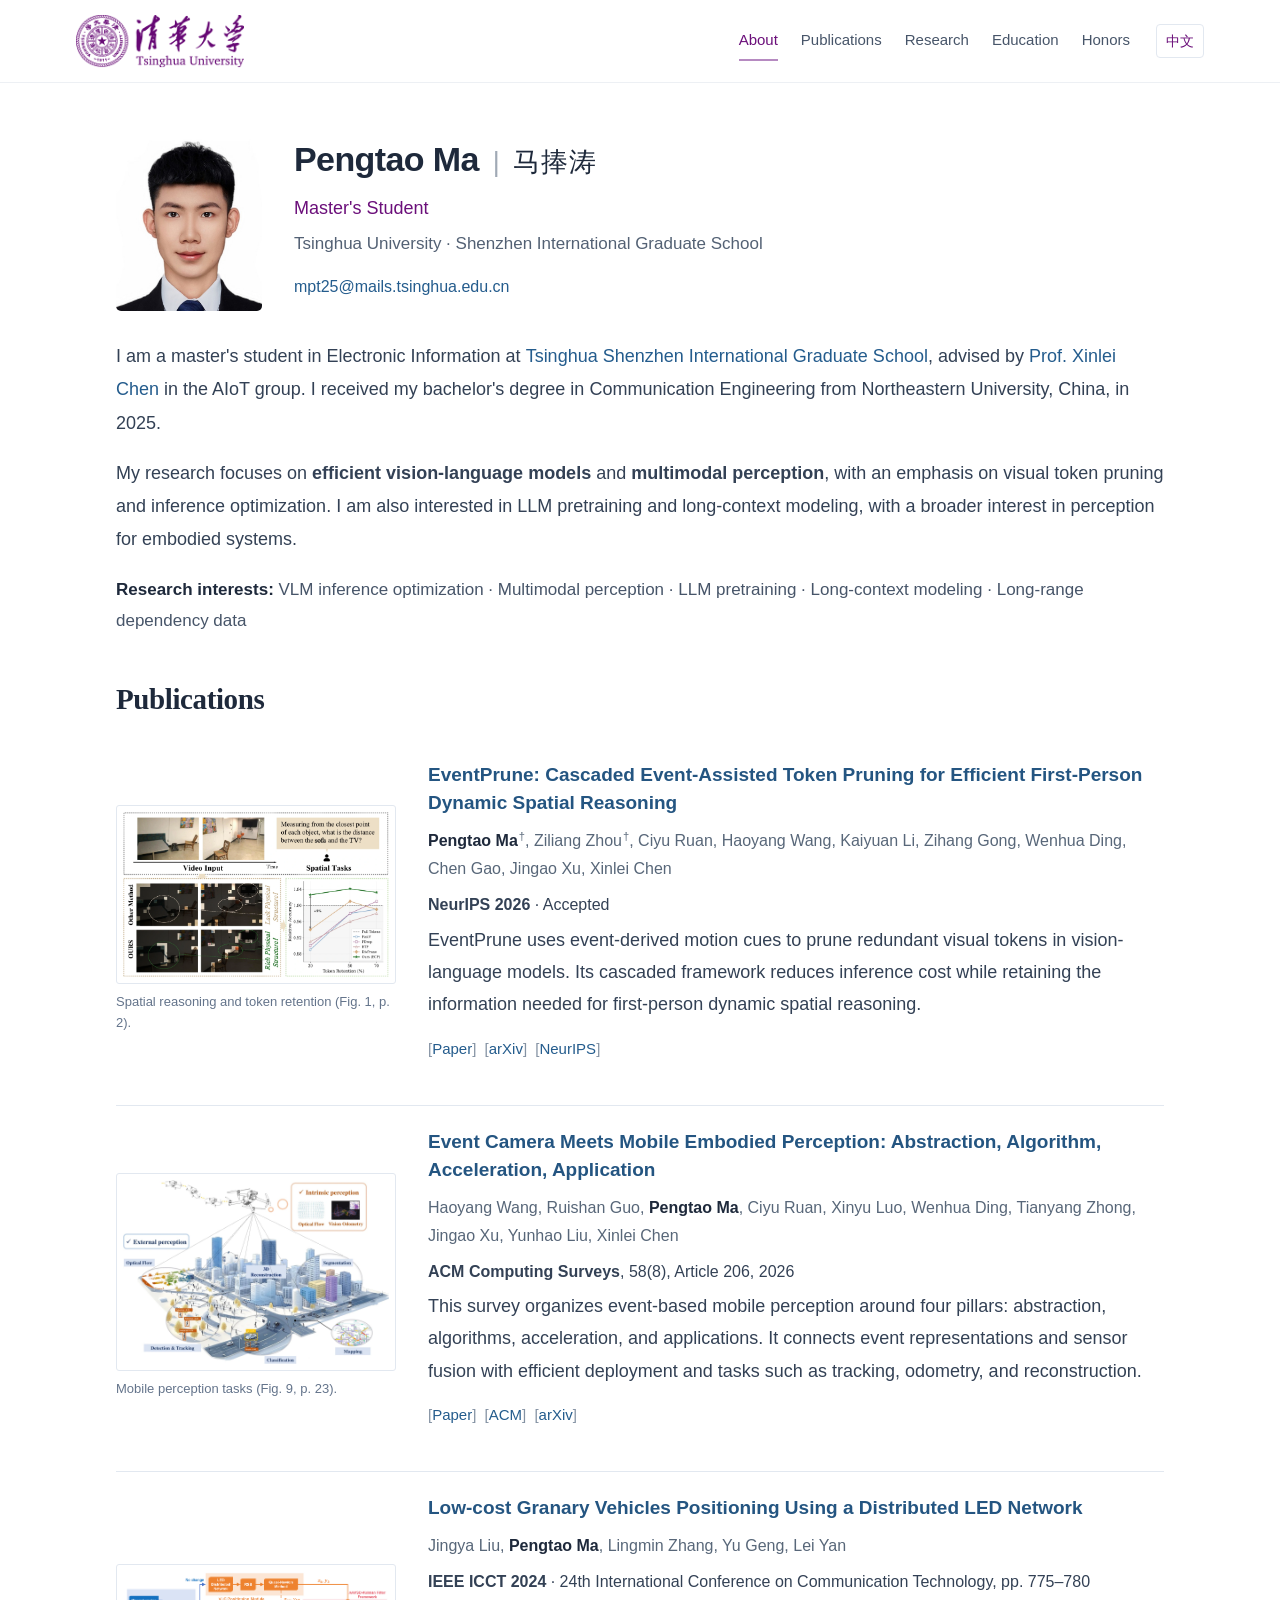
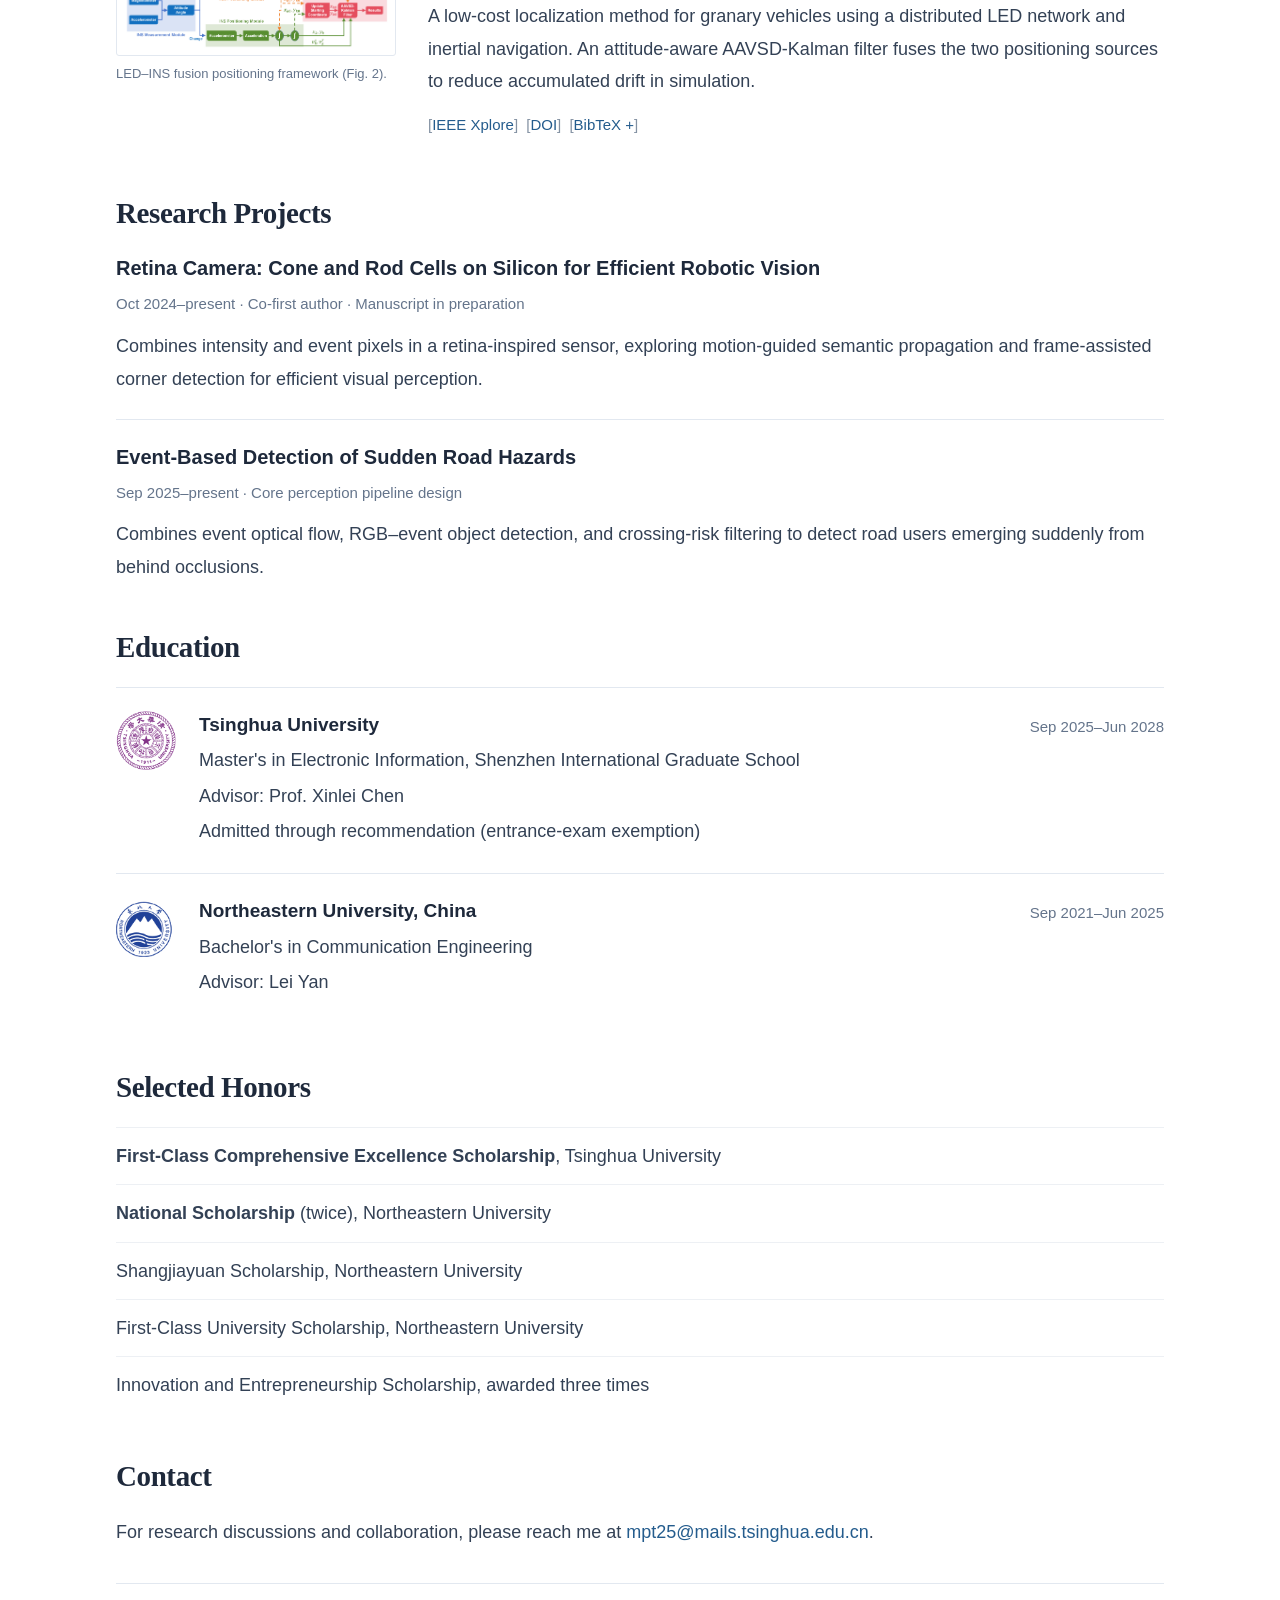
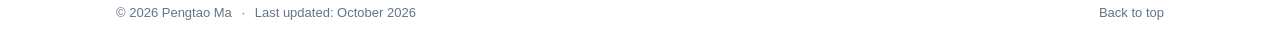
<file: index.html>
<!doctype html>
<html lang="en">
  <head>
    <meta charset="utf-8" />
    <meta name="viewport" content="width=device-width, initial-scale=1" />
    <meta name="theme-color" content="#ffffff" />
    <meta name="author" content="Pengtao Ma" />
    <meta
      name="description"
      content="Pengtao Ma (马捧涛), master's student at Tsinghua University. Research interests: efficient vision-language models, multimodal perception, LLM pretraining, and long-context modeling."
    />
    <meta property="og:type" content="profile" />
    <meta property="og:title" content="Pengtao Ma | 马捧涛" />
    <meta
      property="og:description"
      content="Research, publications, and projects in efficient vision-language models and multimodal perception."
    />
    <title>Pengtao Ma | 马捧涛</title>
    <link
      rel="icon"
      href="assets/branding/tsinghua-seal.png"
      type="image/png"
    />
    <link rel="stylesheet" href="styles.css" />
    <script src="script.js" defer></script>
  </head>
  <body id="top">
    <a class="skip-link" href="#main" data-i18n="skip">Skip to content</a>
    <header class="site-header">
      <div class="header-inner">
        <a
          class="university-brand"
          href="https://www.tsinghua.edu.cn/"
          target="_blank"
          rel="noopener"
          ><span
            class="university-wordmark"
            role="img"
            aria-label="Tsinghua University · 清华大学"
          ></span
        ></a>
        <nav class="main-nav" aria-label="Page sections">
          <a href="#about" data-i18n="navAbout">About</a
          ><a href="#publications" data-i18n="navPubs">Publications</a
          ><a href="#research" data-i18n="navResearch">Research</a
          ><a href="#education" data-i18n="navEducation">Education</a
          ><a href="#honors" data-i18n="navHonors">Honors</a>
        </nav>
        <button
          class="language-button"
          type="button"
          aria-label="Switch to Chinese"
          aria-pressed="false"
        >
          <span id="language-label">中文</span>
        </button>
      </div>
    </header>
    <main id="main" class="page">
      <section id="about" class="overview" aria-labelledby="name-heading">
        <div class="identity-header">
          <a
            class="portrait-link"
            href="assets/pengtao-ma.jpg"
            target="_blank"
            rel="noopener"
            aria-label="View portrait of Pengtao Ma"
            ><img
              class="portrait"
              src="assets/pengtao-ma.jpg"
              width="520"
              height="788"
              alt="Pengtao Ma"
              fetchpriority="high"
          /></a>
          <div class="identity-details">
            <h1 id="name-heading">
              Pengtao Ma <span class="name-divider" aria-hidden="true">|</span>
              <span class="chinese-name" lang="zh-CN">马捧涛</span>
            </h1>
            <p class="profile-role" data-i18n="profileRole">Master's Student</p>
            <p class="profile-affiliation" data-i18n="profileAffiliation">
              Tsinghua University · Shenzhen International Graduate School
            </p>
            <div class="contact-links">
              <a class="profile-email" href="mailto:mpt25@mails.tsinghua.edu.cn"
                >mpt25@mails.tsinghua.edu.cn</a
              >
            </div>
          </div>
        </div>
        <div class="bio">
          <p data-i18n="bio1">
            I am a master's student in Electronic Information at
            <a
              href="https://www.sigs.tsinghua.edu.cn/en/"
              target="_blank"
              rel="noopener"
              >Tsinghua Shenzhen International Graduate School</a
            >, advised by
            <a href="https://chen-xinlei.com/" target="_blank" rel="noopener"
              >Prof. Xinlei Chen</a
            >
            in the AIoT group. I received my bachelor's degree in Communication
            Engineering from Northeastern University, China, in 2025.
          </p>
          <p data-i18n="bio2">
            My research focuses on
            <strong>efficient vision-language models</strong> and
            <strong>multimodal perception</strong>, with an emphasis on visual
            token pruning and inference optimization. I am also interested in
            LLM pretraining and long-context modeling, with a broader interest
            in perception for embodied systems.
          </p>
          <p class="research-interests" data-i18n="interests">
            <strong>Research interests:</strong> VLM inference optimization ·
            Multimodal perception · LLM pretraining · Long-context modeling ·
            Long-range dependency data
          </p>
        </div>
      </section>
      <section
        id="publications"
        class="section"
        aria-labelledby="publications-heading"
      >
        <h2 id="publications-heading" data-i18n="pubsHeading">Publications</h2>
        <article class="publication" id="pub-eventprune">
          <div class="paper-figures">
            <figure>
              <a
                class="figure-link"
                href="assets/papers/eventprune-overview.webp"
                data-figure
                data-source="https://arxiv.org/abs/2605.19506"
                data-caption="EventPrune — figure from the original paper"
                ><img
                  src="assets/papers/eventprune-overview.webp"
                  width="1587"
                  height="987"
                  alt="Original EventPrune paper figure showing event-guided visual token selection and dynamic spatial reasoning"
                  loading="lazy"
              /></a>
              <figcaption data-i18n="eventFigure">
                Spatial reasoning and token retention (Fig. 1, p. 2).
              </figcaption>
            </figure>
          </div>
          <div class="paper-text">
            <h3>
              <a
                href="https://arxiv.org/abs/2605.19506"
                target="_blank"
                rel="noopener"
                >EventPrune: Cascaded Event-Assisted Token Pruning for Efficient
                First-Person Dynamic Spatial Reasoning</a
              >
            </h3>
            <p class="authors">
              <strong>Pengtao Ma</strong><sup>†</sup>, Ziliang Zhou<sup>†</sup>,
              Ciyu Ruan, Haoyang Wang, Kaiyuan Li, Zihang Gong, Wenhua Ding,
              Chen Gao, Jingao Xu, Xinlei Chen
            </p>
            <p class="venue">
              <strong>NeurIPS 2026</strong
              ><span data-i18n="accepted"> · Accepted</span>
            </p>
            <p data-i18n="eventSummary">
              EventPrune uses event-derived motion cues to prune redundant
              visual tokens in vision-language models. Its cascaded framework
              reduces inference cost while retaining the information needed for
              first-person dynamic spatial reasoning.
            </p>
            <div class="paper-links">
              [<a
                href="https://arxiv.org/pdf/2605.19506"
                target="_blank"
                rel="noopener"
                data-i18n="paper"
                >Paper</a
              >] [<a
                href="https://arxiv.org/abs/2605.19506"
                target="_blank"
                rel="noopener"
                >arXiv</a
              >] [<a
                href="https://neurips.cc/virtual/2026/poster/151793"
                target="_blank"
                rel="noopener"
                >NeurIPS</a
              >]
            </div>
          </div>
        </article>
        <article class="publication" id="pub-survey">
          <div class="paper-figures">
            <figure>
              <a
                class="figure-link"
                href="assets/papers/event-camera-survey.webp"
                data-figure
                data-source="https://arxiv.org/abs/2503.22943"
                data-caption="Event Camera Meets Mobile Embodied Perception — figure from the original survey"
                ><img
                  src="assets/papers/event-camera-survey.webp"
                  width="1200"
                  height="828"
                  alt="Original survey figure illustrating event-based vision and mobile embodied perception"
                  loading="lazy"
              /></a>
              <figcaption data-i18n="surveyFigure">
                Mobile perception tasks (Fig. 9, p. 23).
              </figcaption>
            </figure>
          </div>
          <div class="paper-text">
            <h3>
              <a
                href="https://doi.org/10.1145/3786332"
                target="_blank"
                rel="noopener"
                >Event Camera Meets Mobile Embodied Perception: Abstraction,
                Algorithm, Acceleration, Application</a
              >
            </h3>
            <p class="authors">
              Haoyang Wang, Ruishan Guo, <strong>Pengtao Ma</strong>, Ciyu Ruan,
              Xinyu Luo, Wenhua Ding, Tianyang Zhong, Jingao Xu, Yunhao Liu,
              Xinlei Chen
            </p>
            <p class="venue">
              <strong>ACM Computing Surveys</strong>, 58(8), Article 206, 2026
            </p>
            <p data-i18n="surveySummary">
              This survey organizes event-based mobile perception around four
              pillars: abstraction, algorithms, acceleration, and applications.
              It connects event representations and sensor fusion with efficient
              deployment and tasks such as tracking, odometry, and
              reconstruction.
            </p>
            <div class="paper-links">
              [<a
                href="https://arxiv.org/pdf/2503.22943"
                target="_blank"
                rel="noopener"
                data-i18n="paper"
                >Paper</a
              >] [<a
                href="https://doi.org/10.1145/3786332"
                target="_blank"
                rel="noopener"
                >ACM</a
              >] [<a
                href="https://arxiv.org/abs/2503.22943"
                target="_blank"
                rel="noopener"
                >arXiv</a
              >]
            </div>
          </div>
        </article>
        <article class="publication" id="pub-icct">
          <div class="paper-figures" id="icct-figures">
            <figure>
              <a
                class="figure-link"
                href="assets/papers/icct-led-ins-fusion.png"
                data-figure
                data-source="https://doi.org/10.1109/ICCT62411.2024.10946397"
                data-caption="LED and INS fusion positioning with AAVSD-Kalman filtering (Fig. 2)"
                ><img
                  src="assets/papers/icct-led-ins-fusion.png"
                  width="2260"
                  height="666"
                  alt="Original ICCT Figure 2: distributed LED positioning and inertial navigation fused through an AAVSD-Kalman filter"
                  loading="lazy"
              /></a>
              <figcaption data-i18n="icctFigure">
                LED–INS fusion positioning framework (Fig. 2).
              </figcaption>
            </figure>
          </div>
          <div class="paper-text">
            <h3>
              <a
                href="https://doi.org/10.1109/ICCT62411.2024.10946397"
                target="_blank"
                rel="noopener"
                >Low-cost Granary Vehicles Positioning Using a Distributed LED
                Network</a
              >
            </h3>
            <p class="authors">
              Jingya Liu, <strong>Pengtao Ma</strong>, Lingmin Zhang, Yu Geng,
              Lei Yan
            </p>
            <p class="venue">
              <strong>IEEE ICCT 2024</strong> · 24th International Conference on
              Communication Technology, pp. 775–780
            </p>
            <p data-i18n="icctSummary">
              A low-cost localization method for granary vehicles using a
              distributed LED network and inertial navigation. An attitude-aware
              AAVSD-Kalman filter fuses the two positioning sources to reduce
              accumulated drift in simulation.
            </p>
            <div class="paper-links">
              [<a
                href="https://ieeexplore.ieee.org/document/10946397"
                target="_blank"
                rel="noopener"
                >IEEE Xplore</a
              >] [<a
                href="https://doi.org/10.1109/ICCT62411.2024.10946397"
                target="_blank"
                rel="noopener"
                >DOI</a
              >] [<button
                type="button"
                class="bibtex-button"
                aria-expanded="false"
                aria-controls="icct-bibtex"
              >
                BibTeX <span aria-hidden="true">+</span></button
              >]
            </div>
            <div class="bibtex-panel" id="icct-bibtex" hidden>
              <pre><code>@inproceedings{liu2024granary,
  title={Low-cost Granary Vehicles Positioning Using a Distributed LED Network},
  author={Liu, Jingya and Ma, Pengtao and Zhang, Lingmin and Geng, Yu and Yan, Lei},
  booktitle={2024 IEEE 24th International Conference on Communication Technology (ICCT)},
  pages={775--780},
  year={2024},
  doi={10.1109/ICCT62411.2024.10946397}
}</code></pre>
              <button class="copy-bibtex" type="button" data-i18n="copy">
                Copy citation</button
              ><span
                class="copy-status"
                role="status"
                aria-live="polite"
              ></span>
            </div>
          </div>
        </article>
      </section>
      <section id="research" class="section" aria-labelledby="research-heading">
        <h2 id="research-heading" data-i18n="researchHeading">
          Research Projects
        </h2>
        <article class="research-project">
          <h3 data-i18n="retinaTitle">
            Retina Camera: Cone and Rod Cells on Silicon for Efficient Robotic
            Vision
          </h3>
          <p class="project-meta" data-i18n="retinaMeta">
            Oct 2024–present · Co-first author · Manuscript in preparation
          </p>
          <p data-i18n="retinaSummary">
            Combines intensity and event pixels in a retina-inspired sensor,
            exploring motion-guided semantic propagation and frame-assisted
            corner detection for efficient visual perception.
          </p>
        </article>
        <article class="research-project">
          <h3 data-i18n="hazardTitle">
            Event-Based Detection of Sudden Road Hazards
          </h3>
          <p class="project-meta" data-i18n="hazardMeta">
            Sep 2025–present · Core perception pipeline design
          </p>
          <p data-i18n="hazardSummary">
            Combines event optical flow, RGB–event object detection, and
            crossing-risk filtering to detect road users emerging suddenly from
            behind occlusions.
          </p>
        </article>
      </section>
      <section
        id="education"
        class="section"
        aria-labelledby="education-heading"
      >
        <h2 id="education-heading" data-i18n="educationHeading">Education</h2>
        <div class="education-entry">
          <a
            class="institution-mark"
            href="https://www.tsinghua.edu.cn/"
            target="_blank"
            rel="noopener"
            ><img
              src="assets/branding/tsinghua-seal.png"
              width="72"
              height="72"
              alt="Tsinghua University seal"
              loading="lazy"
          /></a>
          <div>
            <h3 data-i18n="tsinghua">Tsinghua University</h3>
            <p data-i18n="masters">
              Master's in Electronic Information, Shenzhen International
              Graduate School
            </p>
            <p data-i18n="advisor">Advisor: Prof. Xinlei Chen</p>
            <p data-i18n="recommendedAdmission">
              Admitted through recommendation (entrance-exam exemption)
            </p>
          </div>
          <p class="education-date" data-i18n="mastersDates">
            Sep 2025–Jun 2028
          </p>
        </div>
        <div class="education-entry">
          <a
            class="institution-mark"
            href="https://www.neu.edu.cn/"
            target="_blank"
            rel="noopener"
            ><img
              src="assets/branding/northeastern-seal.png"
              width="72"
              height="72"
              alt="Northeastern University, China seal"
              loading="lazy"
          /></a>
          <div>
            <h3 data-i18n="neu">Northeastern University, China</h3>
            <p data-i18n="bachelors">Bachelor's in Communication Engineering</p>
            <p data-i18n="bachelorsAdvisor">Advisor: Lei Yan</p>
          </div>
          <p class="education-date" data-i18n="bachelorsDates">
            Sep 2021–Jun 2025
          </p>
        </div>
      </section>
      <section id="honors" class="section" aria-labelledby="honors-heading">
        <h2 id="honors-heading" data-i18n="honorsHeading">Selected Honors</h2>
        <ul class="honors-list">
          <li data-i18n="honorTsinghua">
            <strong>First-Class Comprehensive Excellence Scholarship</strong>,
            Tsinghua University
          </li>
          <li data-i18n="honor1">
            <strong>National Scholarship</strong> (twice), Northeastern
            University
          </li>
          <li data-i18n="honor2">
            Shangjiayuan Scholarship, Northeastern University
          </li>
          <li data-i18n="honor3">
            First-Class University Scholarship, Northeastern University
          </li>
          <li data-i18n="honor4">
            Innovation and Entrepreneurship Scholarship, awarded three times
          </li>
        </ul>
      </section>
      <section
        id="contact"
        class="section contact-section"
        aria-labelledby="contact-heading"
      >
        <h2 id="contact-heading" data-i18n="contactHeading">Contact</h2>
        <p data-i18n="contactText">
          For research discussions and collaboration, please reach me at
          <a href="mailto:mpt25@mails.tsinghua.edu.cn"
            >mpt25@mails.tsinghua.edu.cn</a
          >.
        </p>
      </section>
      <footer>
        <p>
          © <span id="year">2026</span> Pengtao Ma
          <span aria-hidden="true">·</span>
          <span data-i18n="updated">Last updated: October 2026</span>
        </p>
        <a href="#top" data-i18n="backTop">Back to top</a>
      </footer>
    </main>
    <dialog class="figure-dialog" aria-labelledby="figure-dialog-title">
      <div class="figure-dialog-toolbar">
        <p id="figure-dialog-title" data-i18n="figureTitle">
          Figure from the paper
        </p>
        <button class="close-figure" type="button" aria-label="Close figure">
          ×
        </button>
      </div>
      <img
        class="enlarged-figure"
        src="assets/papers/eventprune-overview.webp"
        alt=""
      />
      <div class="figure-dialog-caption">
        <p class="figure-caption"></p>
        <a
          class="figure-paper-source"
          href="https://arxiv.org/"
          target="_blank"
          rel="noopener"
          data-i18n="figureSource"
          >Original paper</a
        >
      </div>
    </dialog>
  </body>
</html>
</file>
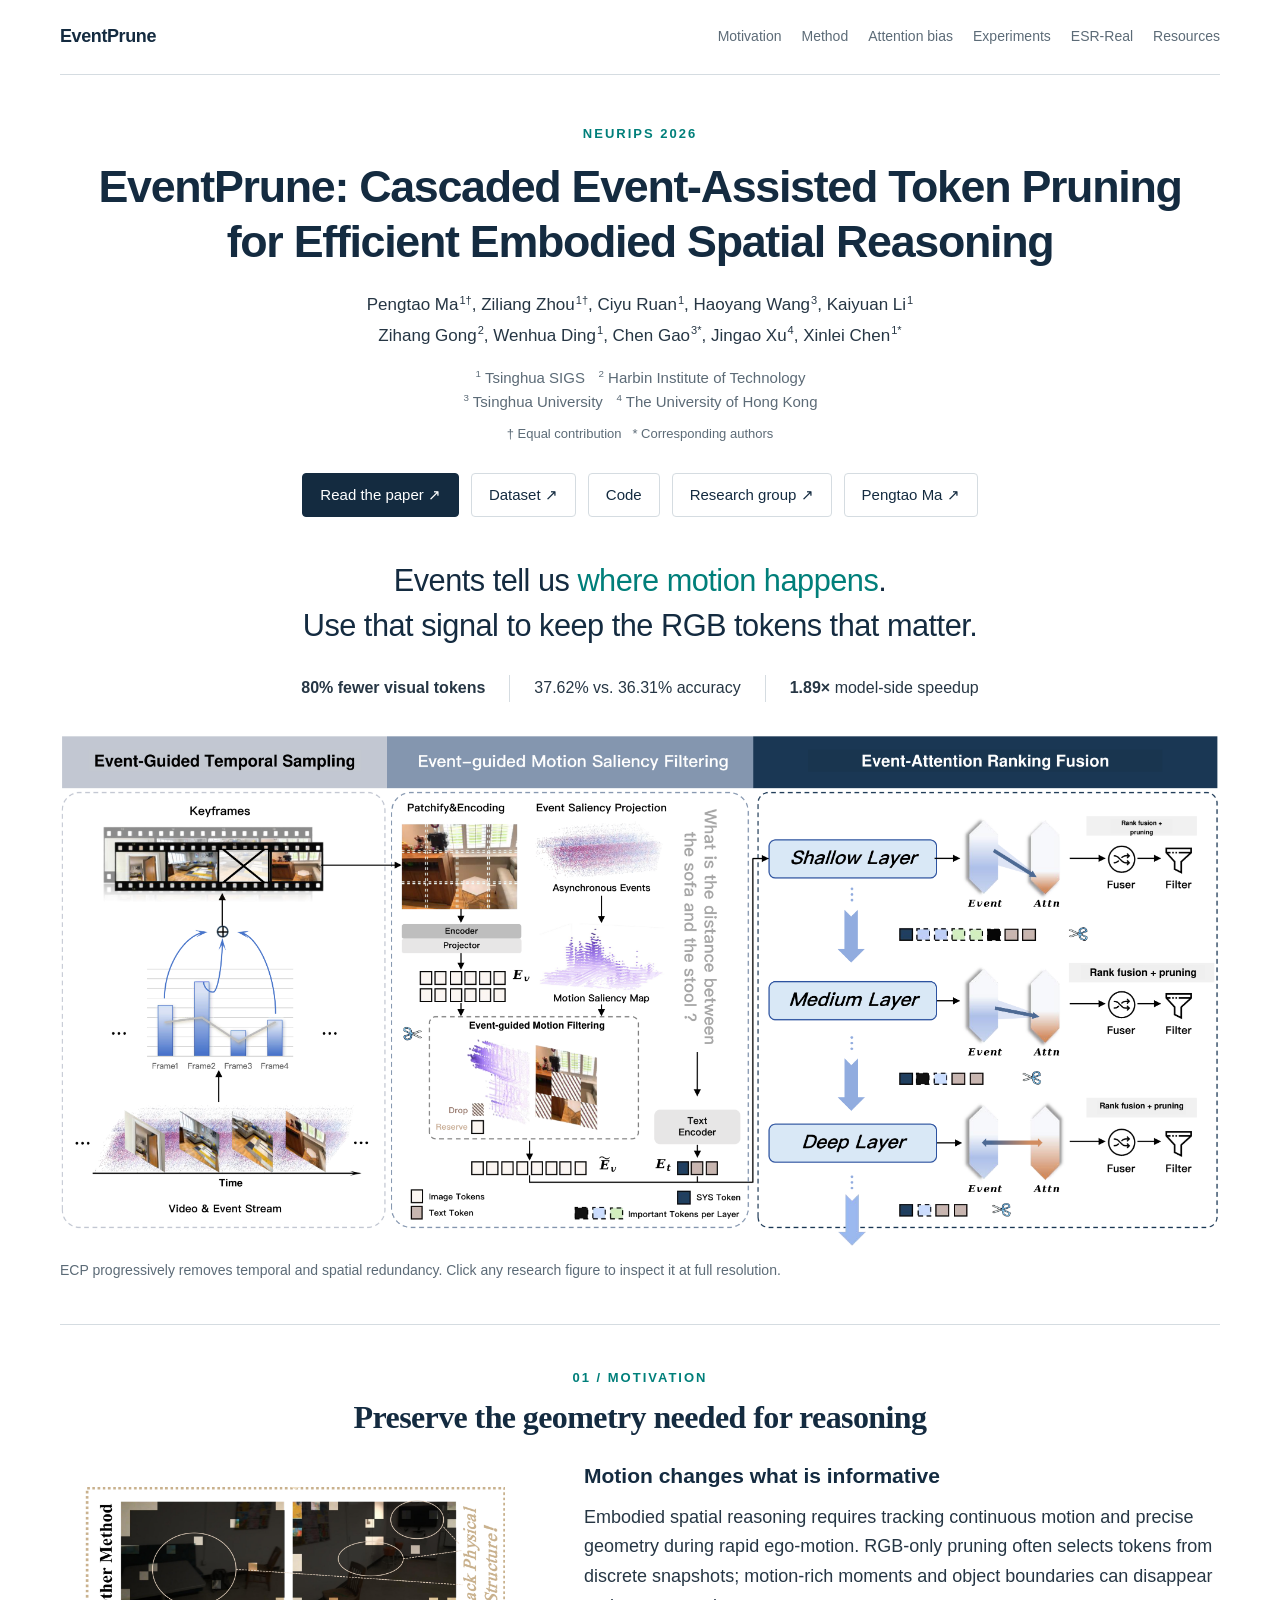
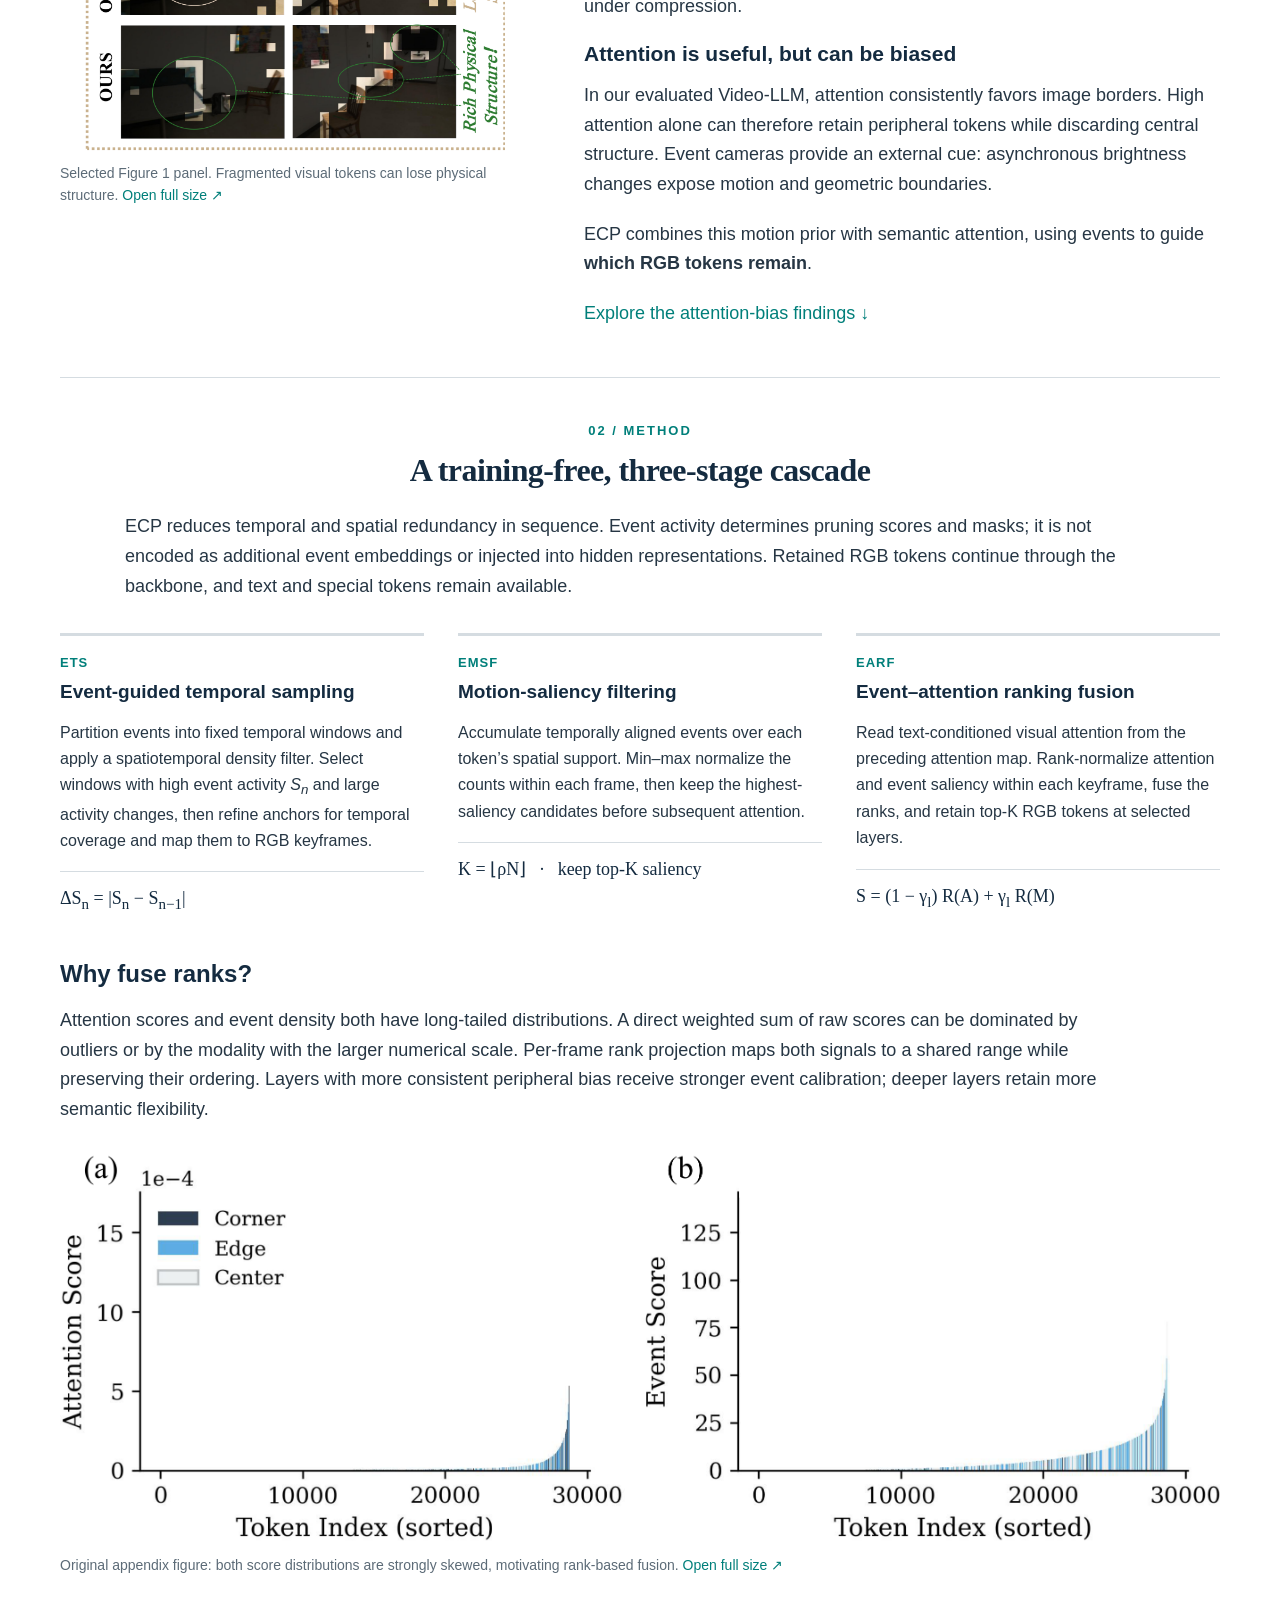
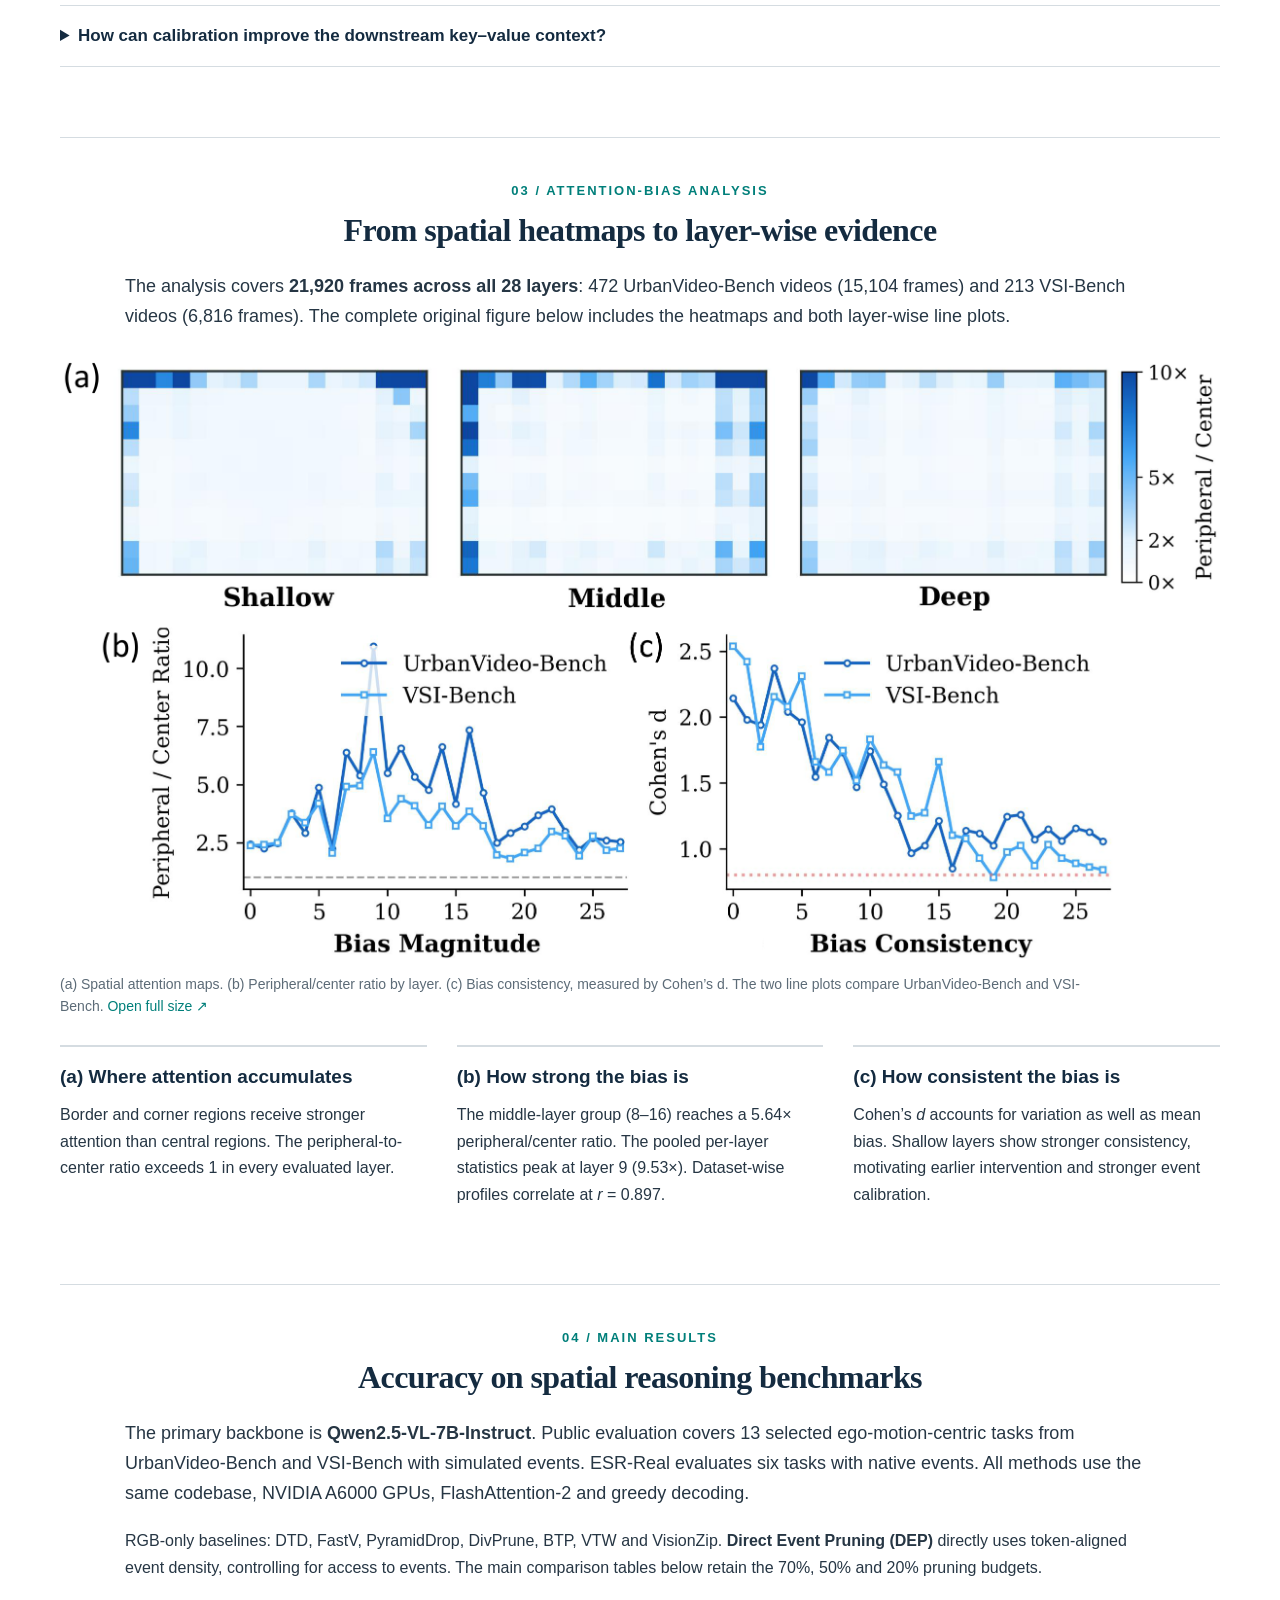
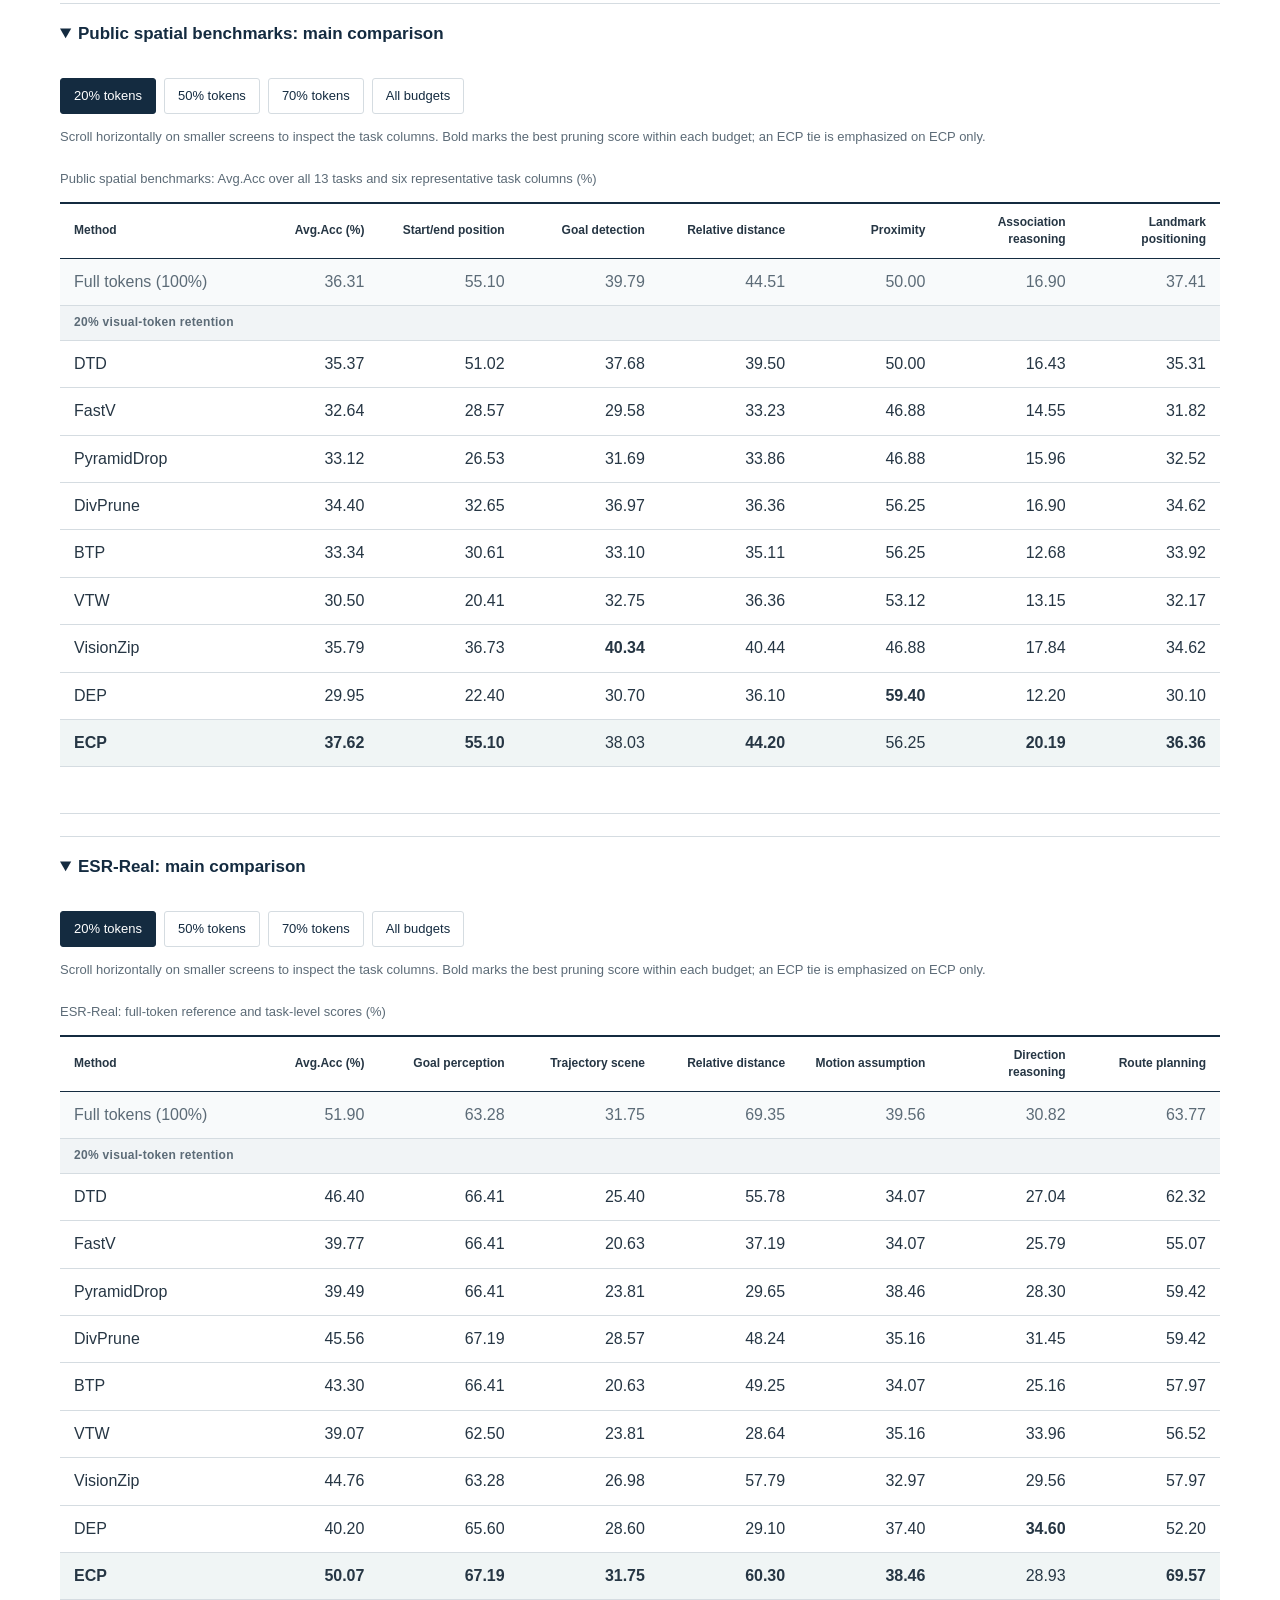
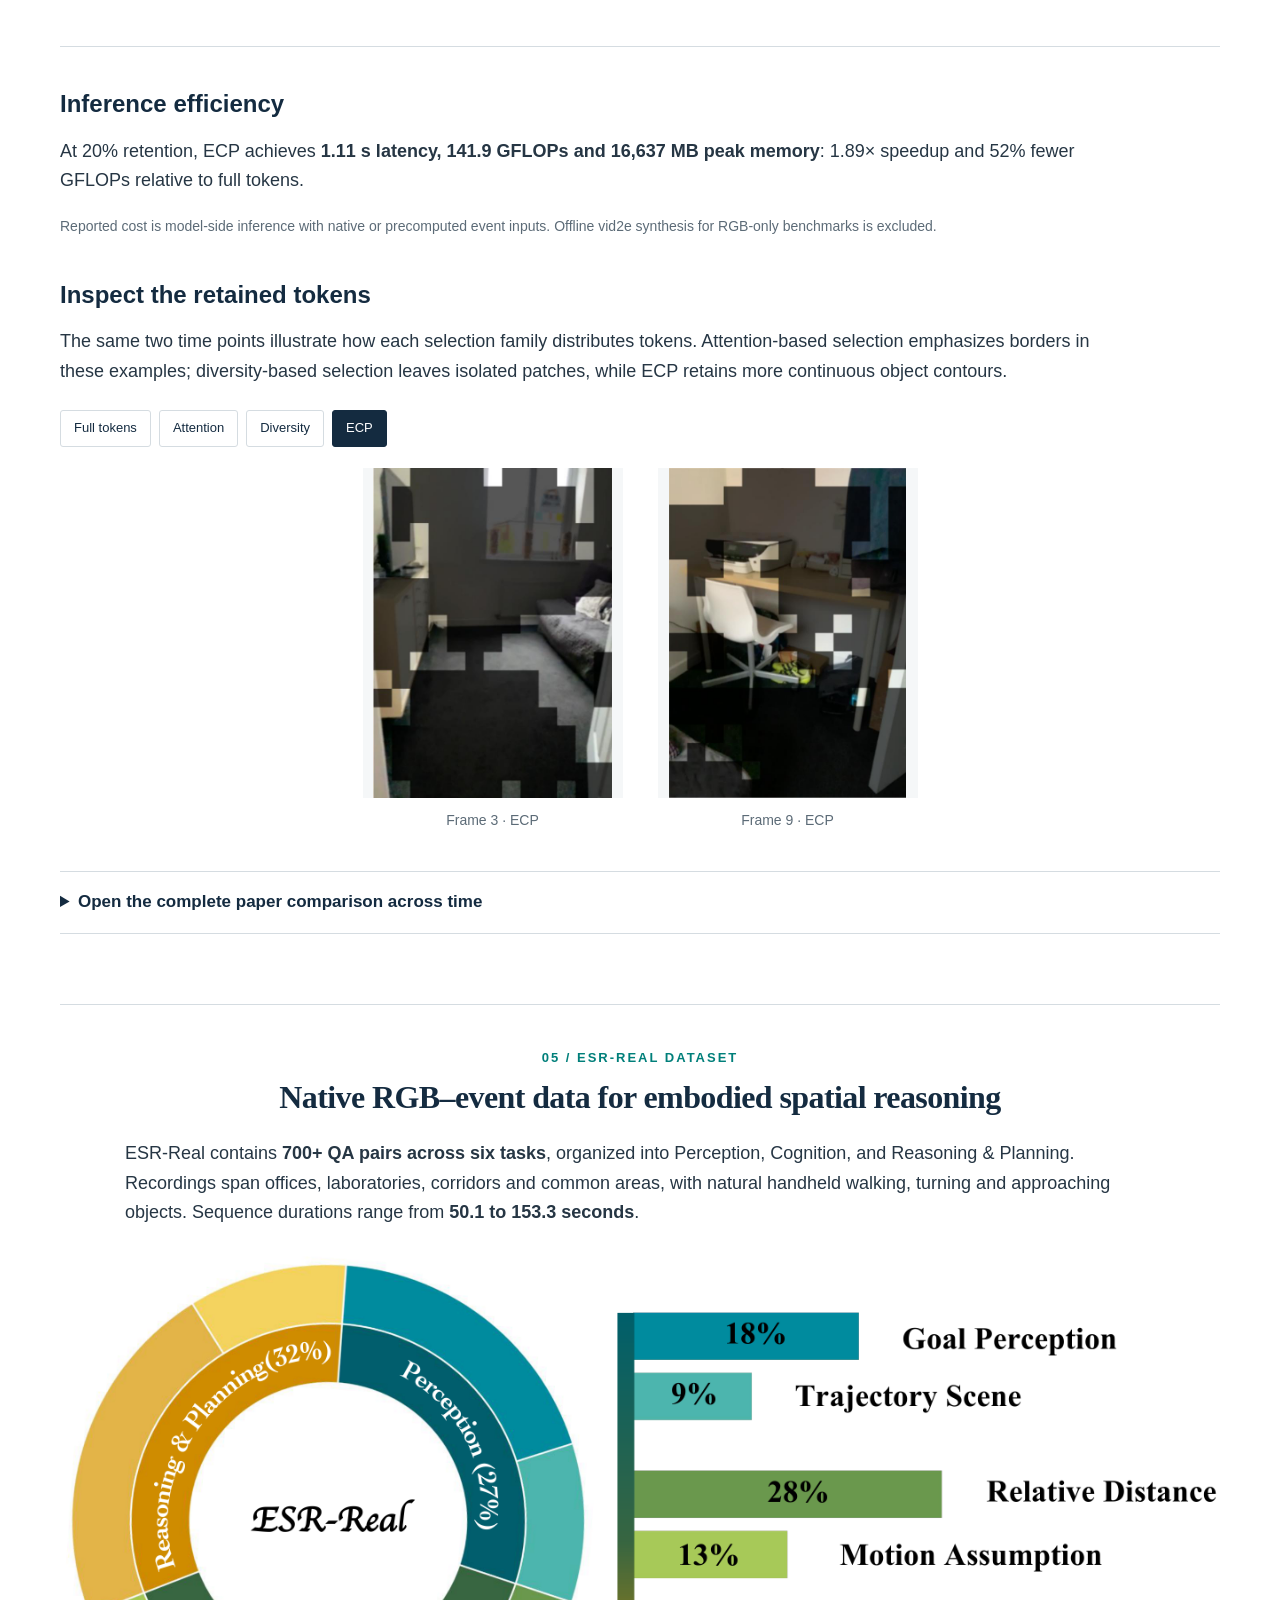
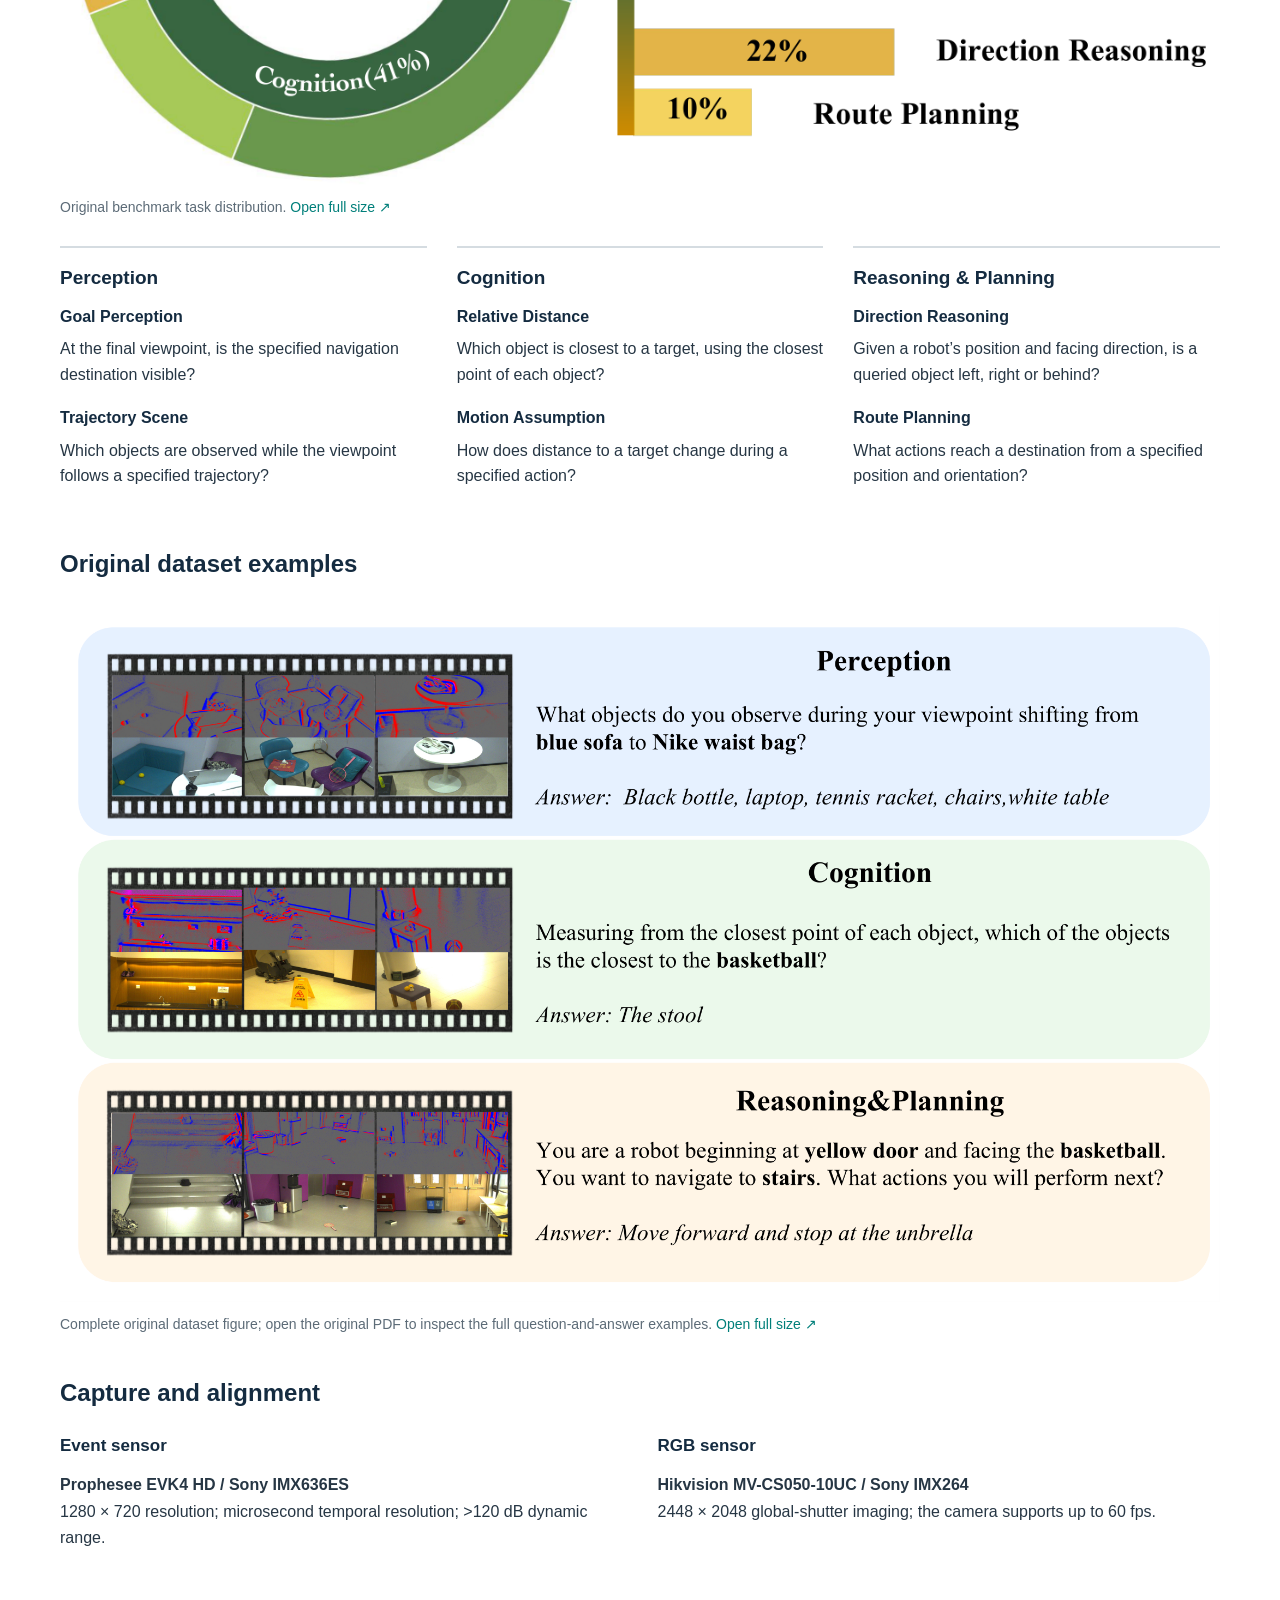
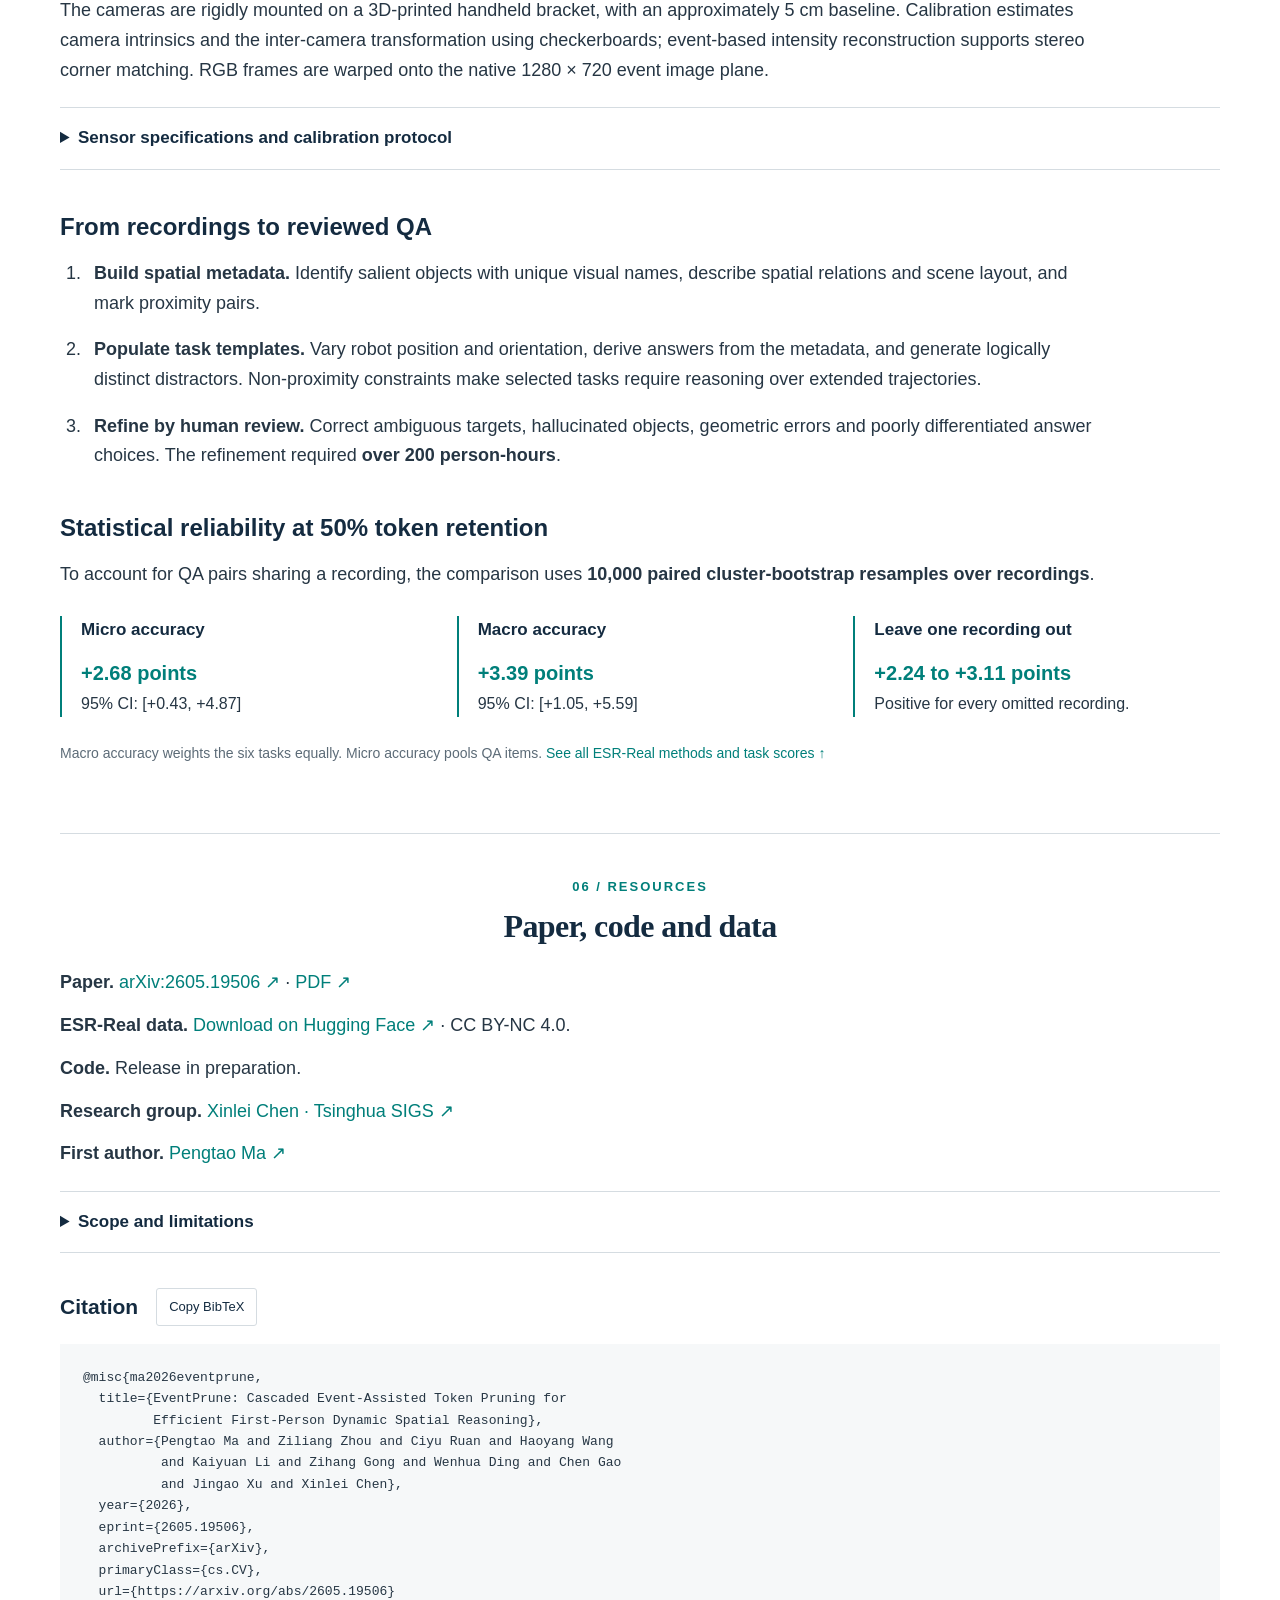
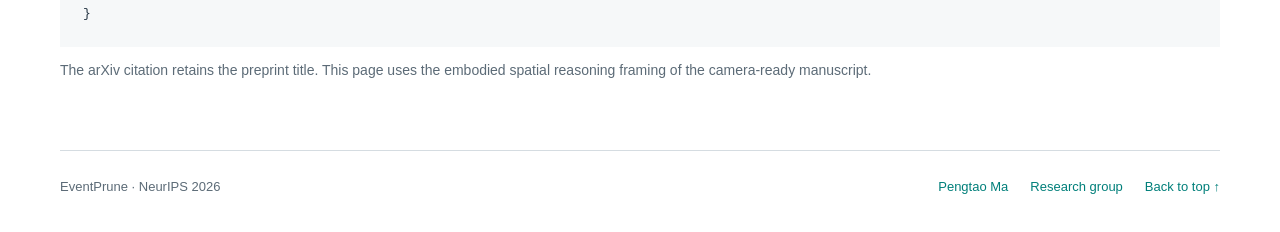
<file: eventprune/index.html>
<!doctype html>
<html lang="en">
<head>
  <meta charset="utf-8">
  <meta name="viewport" content="width=device-width, initial-scale=1">
  <meta name="description" content="EventPrune (NeurIPS 2026): training-free event-assisted visual token pruning for efficient embodied spatial reasoning. Method, main results, attention analysis, and ESR-Real.">
  <meta property="og:title" content="EventPrune · NeurIPS 2026">
  <meta property="og:description" content="Event-assisted pruning preserves spatial reasoning with 80% fewer visual tokens.">
  <meta property="og:type" content="website">
  <meta property="og:url" content="https://pengtaoma00.github.io/eventprune/">
  <meta property="og:image" content="https://pengtaoma00.github.io/eventprune/assets/method_overview_hero.png">
  <meta name="theme-color" content="#142b40">
  <link rel="canonical" href="https://pengtaoma00.github.io/eventprune/">
  <title>EventPrune · NeurIPS 2026</title>
  <link rel="stylesheet" href="style.css">
  <script src="page.js" defer></script>
  <link rel="stylesheet" href="research.css">
</head>
<body>
  <a class="skip" href="#main">Skip to content</a>
  <nav class="topnav" aria-label="Project navigation">
    <a class="wordmark" href="#top">EventPrune</a>
    <div><a href="#motivation">Motivation</a><a href="#method">Method</a><a href="#attention">Attention bias</a><a href="#results">Experiments</a><a href="#dataset">ESR-Real</a><a href="#resources">Resources</a></div>
  </nav>
  <main id="main">
    <header id="top" class="hero">
      <p class="venue">NeurIPS 2026</p>
      <h1>EventPrune: Cascaded Event-Assisted Token Pruning for Efficient Embodied Spatial Reasoning</h1>
      <p class="authors"><span class="author-line"><span class="author">Pengtao Ma<sup>1†</sup></span>, <span class="author">Ziliang Zhou<sup>1†</sup></span>, <span class="author">Ciyu Ruan<sup>1</sup></span>, <span class="author">Haoyang Wang<sup>3</sup></span>, <span class="author">Kaiyuan Li<sup>1</sup></span></span><span class="author-line"><span class="author">Zihang Gong<sup>2</sup></span>, <span class="author">Wenhua Ding<sup>1</sup></span>, <span class="author">Chen Gao<sup>3*</sup></span>, <span class="author">Jingao Xu<sup>4</sup></span>, <span class="author">Xinlei Chen<sup>1*</sup></span></span></p>
      <p class="affiliations"><sup>1</sup> Tsinghua SIGS &nbsp; <sup>2</sup> Harbin Institute of Technology<br><sup>3</sup> Tsinghua University &nbsp; <sup>4</sup> The University of Hong Kong</p>
      <p class="author-note">† Equal contribution &nbsp; * Corresponding authors</p>
      <div class="links"><a class="primary" href="https://arxiv.org/abs/2605.19506">Read the paper ↗</a><a href="https://huggingface.co/datasets/pengtaoma00/ESR-Real">Dataset ↗</a><a href="#resources">Code</a><a href="https://chen-xinlei.com/">Research group ↗</a><a href="https://pengtaoma00.github.io/">Pengtao Ma ↗</a></div>
      <p class="lead">Events tell us <em>where motion happens</em>.<br>Use that signal to keep the RGB tokens that matter.</p>
      <p class="result-line"><strong>80% fewer visual tokens</strong><span>37.62% vs. 36.31% accuracy</span><span><strong>1.89×</strong> model-side speedup</span></p>
    </header>

    <section class="teaser" aria-label="ECP pipeline overview">
      <figure class="wide-figure"><a href="assets/method_overview_hero.png" aria-label="Open the full-resolution ECP method figure"><img src="assets/method_overview_hero.png" width="7805" height="3459" alt="Three-stage ECP pipeline: event-guided temporal sampling, motion-saliency filtering, and event–attention ranking fusion."></a><figcaption>ECP progressively removes temporal and spatial redundancy. Click any research figure to inspect it at full resolution.</figcaption></figure>
    </section>


    <section id="motivation" class="section">
      <p class="eyebrow">01 / Motivation</p><h2>Preserve the geometry needed for reasoning</h2>
      <div class="motivation-grid">
        <div><figure class="research-figure "><a href="assets/figure1_structure_comparison.png" aria-label="Open full-resolution figure: Structure retention comparison from Figure 1"><img loading="lazy" src="assets/figure1_structure_comparison.png" width="2825" height="1775" alt="Structure retention comparison from Figure 1"></a><figcaption>Selected Figure 1 panel. Fragmented visual tokens can lose physical structure. <a href="assets/figure1_structure_comparison.png">Open full size ↗</a></figcaption></figure></div>
        <div><h3>Motion changes what is informative</h3><p>Embodied spatial reasoning requires tracking continuous motion and precise geometry during rapid ego-motion. RGB-only pruning often selects tokens from discrete snapshots; motion-rich moments and object boundaries can disappear under compression.</p><h3>Attention is useful, but can be biased</h3><p>In our evaluated Video-LLM, attention consistently favors image borders. High attention alone can therefore retain peripheral tokens while discarding central structure. Event cameras provide an external cue: asynchronous brightness changes expose motion and geometric boundaries.</p><p>ECP combines this motion prior with semantic attention, using events to guide <strong>which RGB tokens remain</strong>.</p><a href="#attention">Explore the attention-bias findings ↓</a></div>
      </div>
    </section>

    <section id="method" class="section">
      <p class="eyebrow">02 / Method</p><h2>A training-free, three-stage cascade</h2>
      <p>ECP reduces temporal and spatial redundancy in sequence. Event activity determines pruning scores and masks; it is not encoded as additional event embeddings or injected into hidden representations. Retained RGB tokens continue through the backbone, and text and special tokens remain available.</p>
      <div class="steps">
        <article><h3><span>ETS</span> Event-guided temporal sampling</h3><p>Partition events into fixed temporal windows and apply a spatiotemporal density filter. Select windows with high event activity <var>S<sub>n</sub></var> and large activity changes, then refine anchors for temporal coverage and map them to RGB keyframes.</p><p class="small-equation">ΔS<sub>n</sub> = |S<sub>n</sub> − S<sub>n−1</sub>|</p></article>
        <article><h3><span>EMSF</span> Motion-saliency filtering</h3><p>Accumulate temporally aligned events over each token’s spatial support. Min–max normalize the counts within each frame, then keep the highest-saliency candidates before subsequent attention.</p><p class="small-equation">K = ⌊ρN⌋ &nbsp; · &nbsp; keep top-K saliency</p></article>
        <article><h3><span>EARF</span> Event–attention ranking fusion</h3><p>Read text-conditioned visual attention from the preceding attention map. Rank-normalize attention and event saliency within each keyframe, fuse the ranks, and retain top-K RGB tokens at selected layers.</p><p class="small-equation">S = (1 − γ<sub>l</sub>) R(A) + γ<sub>l</sub> R(M)</p></article>
      </div>
      <div class="subsection"><h3>Why fuse ranks?</h3><p>Attention scores and event density both have long-tailed distributions. A direct weighted sum of raw scores can be dominated by outliers or by the modality with the larger numerical scale. Per-frame rank projection maps both signals to a shared range while preserving their ordering. Layers with more consistent peripheral bias receive stronger event calibration; deeper layers retain more semantic flexibility.</p><figure class="research-figure "><a href="assets/long_tail.pdf" aria-label="Open full-resolution figure: Original long-tailed attention-score and event-density distributions"><img loading="lazy" src="assets/long_tail.png" width="2599" height="874" alt="Original long-tailed attention-score and event-density distributions"></a><figcaption>Original appendix figure: both score distributions are strongly skewed, motivating rank-based fusion. <a href="assets/long_tail.pdf">Open full size ↗</a></figcaption></figure></div>
      <details class="research-details"><summary>How can calibration improve the downstream key–value context?</summary><div class="details-body"><p>The appendix interprets the mechanism through the active keys and values retained for later attention. An event-unsupported peripheral token may have a high attention rank and a low event rank. When its attention rank is near 1 and its event rank near 0, its fused score is approximately <strong>1 − γ<sub>l</sub></strong>; a token supported by both cues can score near 1.</p><p>After per-keyframe top-K selection, the retained visual tokens are merged across frames. Removed visual keys and values are no longer forwarded to subsequent layers. This is an analytical interpretation of how calibrated selection changes the active context; it does not imply that all peripheral tokens should be removed. Peripheral tokens with strong event support can still be retained.</p></div></details>
    </section>

    <section id="attention" class="section">
      <p class="eyebrow">03 / Attention-bias analysis</p><h2>From spatial heatmaps to layer-wise evidence</h2>
      <p>The analysis covers <strong>21,920 frames across all 28 layers</strong>: 472 UrbanVideo-Bench videos (15,104 frames) and 213 VSI-Bench videos (6,816 frames). The complete original figure below includes the heatmaps and both layer-wise line plots.</p>
      <figure class="research-figure "><a href="assets/attention_bias_full.pdf" aria-label="Open full-resolution figure: Complete attention-bias figure: heatmaps, peripheral-to-center ratios and Cohen’s d across layers"><img loading="lazy" src="assets/attention_bias_full.png" width="2385" height="1238" alt="Complete attention-bias figure: heatmaps, peripheral-to-center ratios and Cohen’s d across layers"></a><figcaption>(a) Spatial attention maps. (b) Peripheral/center ratio by layer. (c) Bias consistency, measured by Cohen’s d. The two line plots compare UrbanVideo-Bench and VSI-Bench. <a href="assets/attention_bias_full.pdf">Open full size ↗</a></figcaption></figure>
      <div class="explanation-grid"><article><h3>(a) Where attention accumulates</h3><p>Border and corner regions receive stronger attention than central regions. The peripheral-to-center ratio exceeds 1 in every evaluated layer.</p></article><article><h3>(b) How strong the bias is</h3><p>The middle-layer group (8–16) reaches a 5.64× peripheral/center ratio. The pooled per-layer statistics peak at layer 9 (9.53×). Dataset-wise profiles correlate at <em>r</em> = 0.897.</p></article><article><h3>(c) How consistent the bias is</h3><p>Cohen’s <em>d</em> accounts for variation as well as mean bias. Shallow layers show stronger consistency, motivating earlier intervention and stronger event calibration.</p></article></div>
    </section>

    <section id="results" class="section">
      <p class="eyebrow">04 / Main results</p><h2>Accuracy on spatial reasoning benchmarks</h2>
      <p>The primary backbone is <strong>Qwen2.5-VL-7B-Instruct</strong>. Public evaluation covers 13 selected ego-motion-centric tasks from UrbanVideo-Bench and VSI-Bench with simulated events. ESR-Real evaluates six tasks with native events. All methods use the same codebase, NVIDIA A6000 GPUs, FlashAttention-2 and greedy decoding.</p>
      <p class="results-scope">RGB-only baselines: DTD, FastV, PyramidDrop, DivPrune, BTP, VTW and VisionZip. <strong>Direct Event Pruning (DEP)</strong> directly uses token-aligned event density, controlling for access to events. The main comparison tables below retain the 70%, 50% and 20% pruning budgets.</p>
      <details class="result-details" open><summary>Public spatial benchmarks: main comparison</summary><div class="details-body"><div class="result-toolbar"><div class="budget-controls" role="group" aria-label="Public spatial benchmarks visual-token retention"><button type="button" data-budget="20" data-target="public-matrix" aria-pressed="true">20% tokens</button><button type="button" data-budget="50" data-target="public-matrix" aria-pressed="false">50% tokens</button><button type="button" data-budget="70" data-target="public-matrix" aria-pressed="false">70% tokens</button><button type="button" data-budget="all" data-target="public-matrix" aria-pressed="false">All budgets</button></div></div><p class="scroll-hint">Scroll horizontally on smaller screens to inspect the task columns. Bold marks the best pruning score within each budget; an ECP tie is emphasized on ECP only.</p><div class="table-wrap research-table" tabindex="0" role="region" aria-label="Public spatial benchmarks main comparison"><table class="matrix public-matrix" data-result-table="public" id="public-matrix"><caption>Public spatial benchmarks: Avg.Acc over all 13 tasks and six representative task columns (%)</caption><thead><tr><th scope="col">Method</th><th scope="col">Avg.Acc (%)</th><th scope="col">Start/end position</th><th scope="col">Goal detection</th><th scope="col">Relative distance</th><th scope="col">Proximity</th><th scope="col">Association reasoning</th><th scope="col">Landmark positioning</th></tr></thead><tbody><tr class="reference-row" data-method="Full tokens" data-retention="100"><th scope="row">Full tokens (100%)</th><td>36.31</td><td>55.10</td><td>39.79</td><td>44.51</td><td>50.00</td><td>16.90</td><td>37.41</td></tr><tr class="budget-label" data-retention="70" hidden=""><th colspan="8">70% visual-token retention</th></tr><tr class="" data-method="DTD" data-retention="70" hidden=""><th scope="row">DTD</th><td>36.36</td><td>55.10</td><td>39.44</td><td>42.63</td><td>46.88</td><td>15.96</td><td>37.76</td></tr><tr class="" data-method="FastV" data-retention="70" hidden=""><th scope="row">FastV</th><td>36.28</td><td>57.14</td><td>39.08</td><td>44.51</td><td>50.00</td><td>16.90</td><td>37.41</td></tr><tr class="" data-method="PyramidDrop" data-retention="70" hidden=""><th scope="row">PyramidDrop</th><td>36.73</td><td>53.06</td><td>40.49</td><td>44.83</td><td>46.88</td><td>15.96</td><td>36.71</td></tr><tr class="" data-method="DivPrune" data-retention="70" hidden=""><th scope="row">DivPrune</th><td>36.16</td><td>55.10</td><td>39.79</td><td>43.26</td><td>46.88</td><td>15.96</td><td>37.06</td></tr><tr class="" data-method="BTP" data-retention="70" hidden=""><th scope="row">BTP</th><td>35.95</td><td>57.14</td><td>39.44</td><td>43.26</td><td>46.88</td><td>17.37</td><td>36.71</td></tr><tr class="" data-method="VTW" data-retention="70" hidden=""><th scope="row">VTW</th><td>36.45</td><td>57.14</td><td>39.44</td><td>44.83</td><td>50.00</td><td>17.84</td><td>36.71</td></tr><tr class="" data-method="VisionZip" data-retention="70" hidden=""><th scope="row">VisionZip</th><td>36.64</td><td>53.06</td><td>40.00</td><td>43.57</td><td>50.00</td><td><strong>19.25</strong></td><td>36.71</td></tr><tr class="" data-method="DEP" data-retention="70" hidden=""><th scope="row">DEP</th><td>36.88</td><td>53.10</td><td>38.30</td><td>45.80</td><td>50.00</td><td>18.80</td><td><strong>37.80</strong></td></tr><tr class="ours" data-method="ECP" data-retention="70" hidden=""><th scope="row">ECP</th><td><strong>37.78</strong></td><td><strong>59.18</strong></td><td><strong>40.49</strong></td><td><strong>49.22</strong></td><td><strong>56.25</strong></td><td>17.37</td><td>37.76</td></tr><tr class="budget-label" data-retention="50" hidden=""><th colspan="8">50% visual-token retention</th></tr><tr class="" data-method="DTD" data-retention="50" hidden=""><th scope="row">DTD</th><td>36.55</td><td>59.18</td><td>39.44</td><td>42.01</td><td>53.12</td><td>17.37</td><td>35.31</td></tr><tr class="" data-method="FastV" data-retention="50" hidden=""><th scope="row">FastV</th><td>35.67</td><td>51.02</td><td>37.32</td><td>42.32</td><td>46.88</td><td>17.37</td><td>37.06</td></tr><tr class="" data-method="PyramidDrop" data-retention="50" hidden=""><th scope="row">PyramidDrop</th><td>35.67</td><td>51.02</td><td>39.79</td><td>41.69</td><td>46.88</td><td>16.43</td><td><strong>37.41</strong></td></tr><tr class="" data-method="DivPrune" data-retention="50" hidden=""><th scope="row">DivPrune</th><td>36.77</td><td>48.98</td><td>39.79</td><td>44.51</td><td>46.88</td><td>18.31</td><td>35.31</td></tr><tr class="" data-method="BTP" data-retention="50" hidden=""><th scope="row">BTP</th><td>35.09</td><td>51.02</td><td>40.49</td><td>40.13</td><td>50.00</td><td>15.96</td><td>35.66</td></tr><tr class="" data-method="VTW" data-retention="50" hidden=""><th scope="row">VTW</th><td>33.84</td><td>42.86</td><td>33.45</td><td>38.87</td><td>53.12</td><td>14.08</td><td>34.97</td></tr><tr class="" data-method="VisionZip" data-retention="50" hidden=""><th scope="row">VisionZip</th><td>36.54</td><td>53.06</td><td>41.38</td><td>41.69</td><td>53.12</td><td><strong>19.72</strong></td><td>37.06</td></tr><tr class="" data-method="DEP" data-retention="50" hidden=""><th scope="row">DEP</th><td>33.28</td><td>38.80</td><td>32.80</td><td>38.20</td><td>53.10</td><td>15.00</td><td>34.60</td></tr><tr class="ours" data-method="ECP" data-retention="50" hidden=""><th scope="row">ECP</th><td><strong>38.16</strong></td><td><strong>59.18</strong></td><td><strong>42.25</strong></td><td><strong>50.47</strong></td><td><strong>53.12</strong></td><td>18.78</td><td>37.06</td></tr><tr class="budget-label" data-retention="20"><th colspan="8">20% visual-token retention</th></tr><tr class="" data-method="DTD" data-retention="20"><th scope="row">DTD</th><td>35.37</td><td>51.02</td><td>37.68</td><td>39.50</td><td>50.00</td><td>16.43</td><td>35.31</td></tr><tr class="" data-method="FastV" data-retention="20"><th scope="row">FastV</th><td>32.64</td><td>28.57</td><td>29.58</td><td>33.23</td><td>46.88</td><td>14.55</td><td>31.82</td></tr><tr class="" data-method="PyramidDrop" data-retention="20"><th scope="row">PyramidDrop</th><td>33.12</td><td>26.53</td><td>31.69</td><td>33.86</td><td>46.88</td><td>15.96</td><td>32.52</td></tr><tr class="" data-method="DivPrune" data-retention="20"><th scope="row">DivPrune</th><td>34.40</td><td>32.65</td><td>36.97</td><td>36.36</td><td>56.25</td><td>16.90</td><td>34.62</td></tr><tr class="" data-method="BTP" data-retention="20"><th scope="row">BTP</th><td>33.34</td><td>30.61</td><td>33.10</td><td>35.11</td><td>56.25</td><td>12.68</td><td>33.92</td></tr><tr class="" data-method="VTW" data-retention="20"><th scope="row">VTW</th><td>30.50</td><td>20.41</td><td>32.75</td><td>36.36</td><td>53.12</td><td>13.15</td><td>32.17</td></tr><tr class="" data-method="VisionZip" data-retention="20"><th scope="row">VisionZip</th><td>35.79</td><td>36.73</td><td><strong>40.34</strong></td><td>40.44</td><td>46.88</td><td>17.84</td><td>34.62</td></tr><tr class="" data-method="DEP" data-retention="20"><th scope="row">DEP</th><td>29.95</td><td>22.40</td><td>30.70</td><td>36.10</td><td><strong>59.40</strong></td><td>12.20</td><td>30.10</td></tr><tr class="ours" data-method="ECP" data-retention="20"><th scope="row">ECP</th><td><strong>37.62</strong></td><td><strong>55.10</strong></td><td>38.03</td><td><strong>44.20</strong></td><td>56.25</td><td><strong>20.19</strong></td><td><strong>36.36</strong></td></tr></tbody></table></div></div></details><details class="result-details" open><summary>ESR-Real: main comparison</summary><div class="details-body"><div class="result-toolbar"><div class="budget-controls" role="group" aria-label="ESR-Real visual-token retention"><button type="button" data-budget="20" data-target="esr-matrix" aria-pressed="true">20% tokens</button><button type="button" data-budget="50" data-target="esr-matrix" aria-pressed="false">50% tokens</button><button type="button" data-budget="70" data-target="esr-matrix" aria-pressed="false">70% tokens</button><button type="button" data-budget="all" data-target="esr-matrix" aria-pressed="false">All budgets</button></div></div><p class="scroll-hint">Scroll horizontally on smaller screens to inspect the task columns. Bold marks the best pruning score within each budget; an ECP tie is emphasized on ECP only.</p><div class="table-wrap research-table" tabindex="0" role="region" aria-label="ESR-Real main comparison"><table id="esr-matrix" class="matrix esr-matrix" data-result-table="esr"><caption>ESR-Real: full-token reference and task-level scores (%)</caption><thead><tr><th scope="col">Method</th><th scope="col">Avg.Acc (%)</th><th scope="col">Goal perception</th><th scope="col">Trajectory scene</th><th scope="col">Relative distance</th><th scope="col">Motion assumption</th><th scope="col">Direction reasoning</th><th scope="col">Route planning</th></tr></thead><tbody><tr data-retention="100" data-method="Full tokens" class="reference-row"><th scope="row">Full tokens (100%)</th><td>51.90</td><td>63.28</td><td>31.75</td><td>69.35</td><td>39.56</td><td>30.82</td><td>63.77</td></tr><tr class="budget-label" data-retention="70" hidden><th colspan="8">70% visual-token retention</th></tr><tr data-retention="70" data-method="DTD" class="" hidden><th scope="row">DTD</th><td>51.20</td><td><strong>65.62</strong></td><td>28.57</td><td>67.34</td><td>35.16</td><td>30.82</td><td>66.67</td></tr><tr data-retention="70" data-method="FastV" class="" hidden><th scope="row">FastV</th><td>51.48</td><td>62.50</td><td>34.92</td><td>68.34</td><td>37.36</td><td>30.82</td><td>63.77</td></tr><tr data-retention="70" data-method="PyramidDrop" class="" hidden><th scope="row">PyramidDrop</th><td>51.20</td><td>60.94</td><td>30.16</td><td><strong>69.85</strong></td><td>37.36</td><td>29.56</td><td>66.67</td></tr><tr data-retention="70" data-method="DivPrune" class="" hidden><th scope="row">DivPrune</th><td>50.92</td><td>62.50</td><td>33.33</td><td>68.84</td><td>38.46</td><td>27.67</td><td>63.77</td></tr><tr data-retention="70" data-method="BTP" class="" hidden><th scope="row">BTP</th><td>50.21</td><td>60.94</td><td>31.75</td><td>68.34</td><td>36.26</td><td>28.30</td><td>63.77</td></tr><tr data-retention="70" data-method="VTW" class="" hidden><th scope="row">VTW</th><td>50.78</td><td>57.81</td><td>31.75</td><td><strong>69.85</strong></td><td>37.36</td><td>29.56</td><td>66.67</td></tr><tr data-retention="70" data-method="VisionZip" class="" hidden><th scope="row">VisionZip</th><td>48.45</td><td>59.38</td><td>31.75</td><td>68.84</td><td>34.07</td><td><strong>31.45</strong></td><td>65.22</td></tr><tr data-retention="70" data-method="DEP" class="" hidden><th scope="row">DEP</th><td>50.60</td><td>60.20</td><td>28.60</td><td>68.30</td><td>37.40</td><td>29.60</td><td>68.10</td></tr><tr data-retention="70" data-method="ECP" class="ours" hidden><th scope="row">ECP</th><td><strong>52.89</strong></td><td>64.06</td><td><strong>38.10</strong></td><td>68.84</td><td><strong>39.56</strong></td><td>30.82</td><td><strong>68.12</strong></td></tr><tr class="budget-label" data-retention="50" hidden><th colspan="8">50% visual-token retention</th></tr><tr data-retention="50" data-method="DTD" class="" hidden><th scope="row">DTD</th><td>49.51</td><td>64.06</td><td>28.57</td><td>65.83</td><td>34.07</td><td>26.42</td><td>68.12</td></tr><tr data-retention="50" data-method="FastV" class="" hidden><th scope="row">FastV</th><td>48.94</td><td>63.28</td><td>31.75</td><td>64.32</td><td>36.26</td><td>26.42</td><td>62.32</td></tr><tr data-retention="50" data-method="PyramidDrop" class="" hidden><th scope="row">PyramidDrop</th><td>50.49</td><td>63.28</td><td>33.33</td><td>65.83</td><td>37.36</td><td>29.56</td><td>63.77</td></tr><tr data-retention="50" data-method="DivPrune" class="" hidden><th scope="row">DivPrune</th><td>50.21</td><td>65.62</td><td>30.16</td><td>64.82</td><td>40.66</td><td>27.67</td><td>62.32</td></tr><tr data-retention="50" data-method="BTP" class="" hidden><th scope="row">BTP</th><td>50.21</td><td>63.28</td><td>34.92</td><td>64.32</td><td>38.46</td><td>28.30</td><td>65.22</td></tr><tr data-retention="50" data-method="VTW" class="" hidden><th scope="row">VTW</th><td>43.58</td><td>64.84</td><td>26.98</td><td>47.24</td><td>31.87</td><td>28.30</td><td>59.42</td></tr><tr data-retention="50" data-method="VisionZip" class="" hidden><th scope="row">VisionZip</th><td>49.05</td><td>60.16</td><td>33.33</td><td>65.33</td><td>37.36</td><td>31.45</td><td>66.67</td></tr><tr data-retention="50" data-method="DEP" class="" hidden><th scope="row">DEP</th><td>41.50</td><td>64.80</td><td>27.00</td><td>42.70</td><td>27.50</td><td>27.00</td><td>59.40</td></tr><tr data-retention="50" data-method="ECP" class="ours" hidden><th scope="row">ECP</th><td><strong>54.58</strong></td><td><strong>67.97</strong></td><td><strong>38.10</strong></td><td><strong>69.85</strong></td><td><strong>40.66</strong></td><td><strong>32.70</strong></td><td><strong>69.57</strong></td></tr><tr class="budget-label" data-retention="20"><th colspan="8">20% visual-token retention</th></tr><tr data-retention="20" data-method="DTD" class=""><th scope="row">DTD</th><td>46.40</td><td>66.41</td><td>25.40</td><td>55.78</td><td>34.07</td><td>27.04</td><td>62.32</td></tr><tr data-retention="20" data-method="FastV" class=""><th scope="row">FastV</th><td>39.77</td><td>66.41</td><td>20.63</td><td>37.19</td><td>34.07</td><td>25.79</td><td>55.07</td></tr><tr data-retention="20" data-method="PyramidDrop" class=""><th scope="row">PyramidDrop</th><td>39.49</td><td>66.41</td><td>23.81</td><td>29.65</td><td>38.46</td><td>28.30</td><td>59.42</td></tr><tr data-retention="20" data-method="DivPrune" class=""><th scope="row">DivPrune</th><td>45.56</td><td>67.19</td><td>28.57</td><td>48.24</td><td>35.16</td><td>31.45</td><td>59.42</td></tr><tr data-retention="20" data-method="BTP" class=""><th scope="row">BTP</th><td>43.30</td><td>66.41</td><td>20.63</td><td>49.25</td><td>34.07</td><td>25.16</td><td>57.97</td></tr><tr data-retention="20" data-method="VTW" class=""><th scope="row">VTW</th><td>39.07</td><td>62.50</td><td>23.81</td><td>28.64</td><td>35.16</td><td>33.96</td><td>56.52</td></tr><tr data-retention="20" data-method="VisionZip" class=""><th scope="row">VisionZip</th><td>44.76</td><td>63.28</td><td>26.98</td><td>57.79</td><td>32.97</td><td>29.56</td><td>57.97</td></tr><tr data-retention="20" data-method="DEP" class=""><th scope="row">DEP</th><td>40.20</td><td>65.60</td><td>28.60</td><td>29.10</td><td>37.40</td><td><strong>34.60</strong></td><td>52.20</td></tr><tr data-retention="20" data-method="ECP" class="ours"><th scope="row">ECP</th><td><strong>50.07</strong></td><td><strong>67.19</strong></td><td><strong>31.75</strong></td><td><strong>60.30</strong></td><td><strong>38.46</strong></td><td>28.93</td><td><strong>69.57</strong></td></tr></tbody></table></div></div></details>
      <div class="subsection" id="efficiency"><h3>Inference efficiency</h3><p>At 20% retention, ECP achieves <strong>1.11 s latency, 141.9 GFLOPs and 16,637 MB peak memory</strong>: 1.89× speedup and 52% fewer GFLOPs relative to full tokens.</p><p class="fine">Reported cost is model-side inference with native or precomputed event inputs. Offline vid2e synthesis for RGB-only benchmarks is excluded.</p></div>
      <div class="subsection" id="qualitative"><h3>Inspect the retained tokens</h3><p>The same two time points illustrate how each selection family distributes tokens. Attention-based selection emphasizes borders in these examples; diversity-based selection leaves isolated patches, while ECP retains more continuous object contours.</p><div class="qual-controls" role="group" aria-label="Qualitative pruning method"><button type="button" data-qual="original" aria-pressed="false">Full tokens</button><button type="button" data-qual="attention" aria-pressed="false">Attention</button><button type="button" data-qual="diversity" aria-pressed="false">Diversity</button><button type="button" data-qual="ecp" aria-pressed="true">ECP</button></div><div class="qual-grid"><figure><a id="qual-link-3" href="assets/qual_ecp_3.png"><img id="qual-frame-3" loading="lazy" src="assets/qual_ecp_3.png" width="540" height="744" alt="ECP retained tokens at frame 3"></a><figcaption>Frame 3 · <span data-qual-label>ECP</span></figcaption></figure><figure><a id="qual-link-9" href="assets/qual_ecp_9.png"><img id="qual-frame-9" loading="lazy" src="assets/qual_ecp_9.png" width="594" height="812" alt="ECP retained tokens at frame 9"></a><figcaption>Frame 9 · <span data-qual-label>ECP</span></figcaption></figure></div><details class="research-details"><summary>Open the complete paper comparison across time</summary><div class="details-body"><figure class="research-figure "><a href="assets/qualitative_full.pdf" aria-label="Open full-resolution figure: Complete original qualitative comparison across time and four pruning rows"><img loading="lazy" src="assets/qualitative_full.png" width="3497" height="1315" alt="Complete original qualitative comparison across time and four pruning rows"></a><figcaption>Original paper figure with its questions, responses, frames and annotations intact. <a href="assets/qualitative_full.pdf">Open full size ↗</a></figcaption></figure></div></details></div>
    </section>



    <section id="dataset" class="section">
      <p class="eyebrow">05 / ESR-Real dataset</p><h2>Native RGB–event data for embodied spatial reasoning</h2>
      <p>ESR-Real contains <strong>700+ QA pairs across six tasks</strong>, organized into Perception, Cognition, and Reasoning &amp; Planning. Recordings span offices, laboratories, corridors and common areas, with natural handheld walking, turning and approaching objects. Sequence durations range from <strong>50.1 to 153.3 seconds</strong>.</p>
      <figure class="research-figure "><a href="assets/esr_task_distribution.pdf" aria-label="Open full-resolution figure: ESR-Real distribution across three dimensions and six tasks"><img loading="lazy" src="assets/esr_task_distribution.png" width="2616" height="1192" alt="ESR-Real distribution across three dimensions and six tasks"></a><figcaption>Original benchmark task distribution. <a href="assets/esr_task_distribution.pdf">Open full size ↗</a></figcaption></figure>
      <div class="task-taxonomy"><article><h3>Perception</h3><dl><dt>Goal Perception</dt><dd>At the final viewpoint, is the specified navigation destination visible?</dd><dt>Trajectory Scene</dt><dd>Which objects are observed while the viewpoint follows a specified trajectory?</dd></dl></article><article><h3>Cognition</h3><dl><dt>Relative Distance</dt><dd>Which object is closest to a target, using the closest point of each object?</dd><dt>Motion Assumption</dt><dd>How does distance to a target change during a specified action?</dd></dl></article><article><h3>Reasoning &amp; Planning</h3><dl><dt>Direction Reasoning</dt><dd>Given a robot’s position and facing direction, is a queried object left, right or behind?</dd><dt>Route Planning</dt><dd>What actions reach a destination from a specified position and orientation?</dd></dl></article></div>
      <div class="subsection"><h3>Original dataset examples</h3><figure class="research-figure "><a href="assets/esr_dataset_overview.pdf" aria-label="Open full-resolution figure: Complete ESR-Real overview with RGB/event examples and QA across Perception, Cognition and Reasoning &amp; Planning"><img loading="lazy" src="assets/esr_dataset_overview.png" width="4252" height="2552" alt="Complete ESR-Real overview with RGB/event examples and QA across Perception, Cognition and Reasoning &amp; Planning"></a><figcaption>Complete original dataset figure; open the original PDF to inspect the full question-and-answer examples. <a href="assets/esr_dataset_overview.pdf">Open full size ↗</a></figcaption></figure></div>
      <div class="subsection"><h3>Capture and alignment</h3><div class="hardware-grid"><article><h4>Event sensor</h4><p><strong>Prophesee EVK4 HD / Sony IMX636ES</strong><br>1280 × 720 resolution; microsecond temporal resolution; &gt;120 dB dynamic range.</p></article><article><h4>RGB sensor</h4><p><strong>Hikvision MV-CS050-10UC / Sony IMX264</strong><br>2448 × 2048 global-shutter imaging; the camera supports up to 60 fps.</p></article></div><p>The cameras are rigidly mounted on a 3D-printed handheld bracket, with an approximately 5 cm baseline. Calibration estimates camera intrinsics and the inter-camera transformation using checkerboards; event-based intensity reconstruction supports stereo corner matching. RGB frames are warped onto the native 1280 × 720 event image plane.</p></div>
      <details class="research-details"><summary>Sensor specifications and calibration protocol</summary><div class="details-body"><p>The event sensor has a 4.86 μm pixel pitch and low-light sensitivity down to 0.08 lux; the RGB sensor has a 3.45 μm pixel pitch and a USB 3.0 interface. The RGB camera’s 60 fps value is its supported maximum frame rate.</p><p>Intrinsic calibration uses 20–30 RGB images of a 4 × 7 checkerboard with 80 mm squares at different orientations and distances. A blinking checkerboard and Metavision calibration pipeline support the event camera. E2VID-reconstructed event frames provide corners for stereo calibration, which estimates the rotation and translation between the sensors before RGB-to-event warping.</p></div></details>
      <div class="subsection"><h3>From recordings to reviewed QA</h3><ol class="annotation-steps"><li><strong>Build spatial metadata.</strong> Identify salient objects with unique visual names, describe spatial relations and scene layout, and mark proximity pairs.</li><li><strong>Populate task templates.</strong> Vary robot position and orientation, derive answers from the metadata, and generate logically distinct distractors. Non-proximity constraints make selected tasks require reasoning over extended trajectories.</li><li><strong>Refine by human review.</strong> Correct ambiguous targets, hallucinated objects, geometric errors and poorly differentiated answer choices. The refinement required <strong>over 200 person-hours</strong>.</li></ol></div>
      <div class="subsection"><h3>Statistical reliability at 50% token retention</h3><p>To account for QA pairs sharing a recording, the comparison uses <strong>10,000 paired cluster-bootstrap resamples over recordings</strong>.</p><div class="reliability-grid"><article><h4>Micro accuracy</h4><p><strong>+2.68 points</strong><br>95% CI: [+0.43, +4.87]</p></article><article><h4>Macro accuracy</h4><p><strong>+3.39 points</strong><br>95% CI: [+1.05, +5.59]</p></article><article><h4>Leave one recording out</h4><p><strong>+2.24 to +3.11 points</strong><br>Positive for every omitted recording.</p></article></div><p class="fine">Macro accuracy weights the six tasks equally. Micro accuracy pools QA items. <a href="#results">See all ESR-Real methods and task scores ↑</a></p></div>
    </section>
    <section id="resources" class="section">
      <p class="eyebrow">06 / Resources</p><h2>Paper, code and data</h2>
      <div class="resource-list"><p><strong>Paper.</strong> <a href="https://arxiv.org/abs/2605.19506">arXiv:2605.19506 ↗</a> · <a href="https://arxiv.org/pdf/2605.19506">PDF ↗</a></p><p><strong>ESR-Real data.</strong> <a href="https://huggingface.co/datasets/pengtaoma00/ESR-Real">Download on Hugging Face ↗</a> · CC BY-NC 4.0.</p><p><strong>Code.</strong> Release in preparation.</p><p><strong>Research group.</strong> <a href="https://chen-xinlei.com/">Xinlei Chen · Tsinghua SIGS ↗</a></p><p><strong>First author.</strong> <a href="https://pengtaoma00.github.io/">Pengtao Ma ↗</a></p></div>
      <details class="research-details"><summary>Scope and limitations</summary><div class="details-body"><p>ECP assumes synchronized RGB–event inputs and targets platforms that pair event sensing with RGB. Gains depend on task, budget and backbone. Model-side efficiency with prepared events does not include offline synthesis. See the paper for detailed evaluations and limitations.</p></div></details>
      <div class="citation-head"><h3>Citation</h3><button id="copy-citation" type="button">Copy BibTeX</button><span id="copy-status" role="status" aria-live="polite"></span></div>
      <pre id="bibtex">@misc{ma2026eventprune,
  title={EventPrune: Cascaded Event-Assisted Token Pruning for
         Efficient First-Person Dynamic Spatial Reasoning},
  author={Pengtao Ma and Ziliang Zhou and Ciyu Ruan and Haoyang Wang
          and Kaiyuan Li and Zihang Gong and Wenhua Ding and Chen Gao
          and Jingao Xu and Xinlei Chen},
  year={2026},
  eprint={2605.19506},
  archivePrefix={arXiv},
  primaryClass={cs.CV},
  url={https://arxiv.org/abs/2605.19506}
}</pre>
      <p class="fine">The arXiv citation retains the preprint title. This page uses the embodied spatial reasoning framing of the camera-ready manuscript.</p>
    </section>
  </main>
  <footer><span>EventPrune · NeurIPS 2026</span><a href="https://pengtaoma00.github.io/">Pengtao Ma</a><a href="https://chen-xinlei.com/">Research group</a><a href="#top">Back to top ↑</a></footer>
</body>
</html>
</file>
<file: styles.css>
/* Academic typography and navigation adapted from PRISM (MIT), with a
   compact personal introduction and unboxed figure/text publication rows.
   https://github.com/xyjoey/PRISM · license: assets/licenses/PRISM.txt */
:root {
  color-scheme: light;
  --paper: #fff;
  --ink: #1e293b;
  --text: #334155;
  --muted: #64748b;
  --accent: #6b0f7a;
  --link: #245c8d;
  --rule: #e2e8f0;
  --serif: Georgia, "Times New Roman", "Noto Serif CJK SC", serif;
  --sans:
    Inter, -apple-system, BlinkMacSystemFont, "Segoe UI", Arial,
    "Noto Sans CJK SC", "Microsoft YaHei", sans-serif;
}
* {
  box-sizing: border-box;
}
html {
  scroll-behavior: smooth;
  scroll-padding-top: 105px;
}
body {
  margin: 0;
  background: var(--paper);
  color: var(--text);
  font-family: var(--sans);
  font-size: 18px;
  line-height: 1.75;
  -webkit-font-smoothing: antialiased;
}
a {
  color: var(--link);
  text-decoration: none;
  text-underline-offset: 4px;
}
a:hover {
  text-decoration: underline;
}
button {
  font: inherit;
  cursor: pointer;
}
a:focus-visible,
button:focus-visible {
  outline: 2px solid var(--accent);
  outline-offset: 4px;
}
h1,
h2,
h3,
h4,
p {
  margin: 0;
}
h1,
h2,
h3,
h4 {
  color: var(--ink);
}
h1 {
  font-size: 34px;
  font-weight: 600;
  line-height: 1.35;
  letter-spacing: -0.6px;
}
h2 {
  font-family: var(--serif);
  font-size: 29px;
  line-height: 1.35;
  font-weight: 700;
  margin-bottom: 20px;
  letter-spacing: -0.4px;
}
h3 {
  font-size: 19px;
  line-height: 1.5;
  font-weight: 600;
}
p {
  margin-bottom: 17px;
}
img {
  display: block;
  max-width: 100%;
}
strong {
  font-weight: 650;
}
sup {
  font-size: 0.7em;
  margin-left: 1px;
}
[hidden] {
  display: none !important;
}
::selection {
  background: #e9dcec;
  color: #4a0a55;
}
.skip-link {
  position: fixed;
  top: -80px;
  left: 16px;
  padding: 8px 15px;
  background: #fff;
  z-index: 60;
}
.skip-link:focus {
  top: 10px;
}
.site-header {
  position: sticky;
  top: 0;
  z-index: 20;
  background: #fff;
  border-bottom: 1px solid #edf0f4;
}
.header-inner {
  max-width: 1200px;
  min-height: 82px;
  padding: 12px 36px;
  margin: auto;
  display: flex;
  align-items: center;
  gap: 26px;
}
.university-brand {
  flex: 0 0 168px;
}
.university-wordmark {
  display: block;
  width: 168px;
  height: 54px;
  background: #660874;
  -webkit-mask: url("assets/branding/tsinghua-wordmark.png") center/contain
    no-repeat;
  mask: url("assets/branding/tsinghua-wordmark.png") center/contain no-repeat;
}
.main-nav {
  display: flex;
  align-items: center;
  gap: 23px;
  margin-left: auto;
  font-size: 15px;
  line-height: 1.6;
  white-space: nowrap;
}
.main-nav a {
  color: #475569;
  display: block;
  padding: 7px 0;
  border-bottom: 2px solid transparent;
}
.main-nav a:hover {
  text-decoration: none;
  color: var(--accent);
}
.main-nav a.active {
  color: var(--accent);
  border-bottom-color: #b68ac1;
}
.language-button {
  background: #fff;
  color: var(--accent);
  font-size: 14px;
  border: 1px solid var(--rule);
  border-radius: 4px;
  padding: 4px 9px;
  min-height: 34px;
  white-space: nowrap;
}
.language-button:hover {
  border-color: #bfa5c8;
}
.page {
  max-width: 1120px;
  padding: 43px 36px 0;
  margin: auto;
}
.identity-header {
  display: grid;
  grid-template-columns: 146px minmax(0, 1fr);
  gap: 32px;
  align-items: center;
}
.portrait-link {
  display: block;
  width: 146px;
}
.portrait {
  width: 146px;
  height: 185px;
  object-fit: cover;
  object-position: center 26%;
  border-radius: 5px;
}
.identity-details h1 {
  margin-bottom: 10px;
}
.name-divider {
  font-size: 27px;
  color: #a0a9b5;
  font-weight: 400;
  margin: 0 5px;
}
.chinese-name {
  font-size: 27px;
  font-weight: 400;
  letter-spacing: 1px;
}
.profile-role {
  font-size: 18px;
  color: var(--accent);
  font-weight: 500;
  margin-bottom: 5px;
}
.profile-affiliation {
  font-size: 17px;
  color: #536174;
  line-height: 1.7;
  margin-bottom: 14px;
}
.contact-links {
  display: flex;
  flex-wrap: wrap;
  align-items: center;
  gap: 7px 16px;
  font-size: 16px;
  line-height: 1.7;
}
.profile-email {
  overflow-wrap: anywhere;
}
.bio {
  margin-top: 29px;
}
.bio p {
  font-size: 18px;
  line-height: 1.85;
  margin-bottom: 17px;
}
.bio p:last-child {
  margin-bottom: 0;
}
.bio a {
  font-weight: 500;
}
.bio .research-interests {
  font-size: 17px;
  color: #475569;
}
.bio .research-interests strong {
  color: var(--ink);
}
.section {
  margin-top: 43px;
}
.publication {
  display: grid;
  grid-template-columns: 280px minmax(0, 1fr);
  gap: 32px;
  padding: 22px 0 30px;
  border-bottom: 1px solid var(--rule);
}
.publication:last-child {
  border-bottom: 0;
  padding-bottom: 0;
}
.publication:has(.paper-figures:empty) {
  grid-template-columns: 1fr;
}
.paper-figures {
  display: grid;
  gap: 23px;
  min-width: 0;
  padding-top: 3px;
  align-self: center;
}
.paper-figures:empty {
  display: none;
}
.paper-figures figure {
  margin: 0;
}
.figure-link {
  display: block;
  background: #fff;
  border: 1px solid var(--rule);
  border-radius: 3px;
  padding: 6px;
  overflow: hidden;
}
.figure-link:hover {
  border-color: #9db4c8;
}
.paper-figures img {
  width: 100%;
  height: auto;
  object-fit: contain;
  background: #fff;
}
.paper-figures figcaption {
  font-size: 13px;
  line-height: 1.65;
  color: #64748b;
  margin-top: 7px;
}
.paper-text {
  min-width: 0;
}
.paper-text h3 {
  font-size: 19px;
  font-weight: 650;
  line-height: 1.5;
  margin-bottom: 9px;
}
.paper-text h3 a {
  color: #245581;
}
.authors {
  font-size: 16px;
  line-height: 1.75;
  color: #586779;
  margin-bottom: 9px;
}
.authors strong {
  color: var(--ink);
}
.venue {
  font-size: 16px;
  line-height: 1.65;
  color: #334155;
  margin-bottom: 5px;
}
.venue strong {
  font-weight: 650;
}
.equal-contribution {
  font-size: 13px !important;
  line-height: 1.7 !important;
  color: #64748b;
  margin: 0 0 8px !important;
}
.paper-links {
  font-size: 15px;
  line-height: 1.8;
  color: #8492a3;
  margin: 7px 0 13px;
  word-spacing: 4px;
}
.paper-links a,
.paper-links button {
  word-spacing: normal;
}
.paper-text > p:not(.authors):not(.venue):not(.equal-contribution) {
  font-size: 18px;
  line-height: 1.8;
  margin-bottom: 14px;
}
.paper-text > p:last-child {
  margin-bottom: 0;
}
.bibtex-button {
  padding: 0;
  border: 0;
  background: transparent;
  color: var(--link);
  font-size: inherit;
  line-height: inherit;
}
.bibtex-button:hover {
  text-decoration: underline;
}
.bibtex-panel {
  margin-top: 15px;
  padding: 15px;
  background: #f7f9fb;
  border: 1px solid var(--rule);
  border-radius: 3px;
}
.bibtex-panel pre {
  font-family: Consolas, "Liberation Mono", monospace;
  font-size: 13px;
  line-height: 1.7;
  white-space: pre-wrap;
  overflow-wrap: anywhere;
  margin: 0 0 12px;
}
.copy-bibtex {
  font-size: 14px;
  color: var(--link);
  background: #fff;
  border: 1px solid #cbd5e1;
  border-radius: 3px;
  padding: 4px 9px;
}
.copy-status {
  font-size: 13px;
  color: #64748b;
  margin-left: 10px;
}
.research-project {
  padding: 22px 0;
  border-bottom: 1px solid var(--rule);
}
.research-project:first-of-type {
  padding-top: 0;
}
.research-project:last-child {
  padding-bottom: 0;
  border: 0;
}
.research-project h3 {
  font-size: 20px;
  margin-bottom: 8px;
}
.project-meta {
  font-size: 15px;
  color: #64748b;
  line-height: 1.7;
  margin-bottom: 13px;
}
.research-project > p:not(.project-meta) {
  font-size: 18px;
  line-height: 1.85;
  margin-bottom: 14px;
}
.research-project > p:last-child {
  margin-bottom: 0;
}
.education-entry {
  display: grid;
  grid-template-columns: 62px minmax(0, 1fr) auto;
  align-items: start;
  gap: 21px;
  padding: 23px 0;
  border-top: 1px solid var(--rule);
}
.institution-mark,
.institution-mark img {
  display: block;
  width: 60px;
  height: 60px;
  object-fit: contain;
}
.education-entry h3 {
  font-size: 19px;
  margin-bottom: 5px;
}
.education-entry p {
  font-size: 18px;
  line-height: 1.8;
  margin-bottom: 3px;
}
.education-entry .education-date {
  font-size: 15px;
  color: #64748b;
  text-align: right;
  white-space: nowrap;
  padding-top: 2px;
}
.honors-list {
  list-style: none;
  padding: 0;
  margin: 0;
}
.honors-list li {
  font-size: 18px;
  line-height: 1.8;
  padding: 12px 0;
  border-top: 1px solid #edf0f4;
}
.honors-list strong {
  color: #334155;
}
.contact-section p {
  font-size: 18px;
  line-height: 1.8;
}
footer {
  display: flex;
  justify-content: space-between;
  align-items: center;
  gap: 20px;
  padding: 18px 0 26px;
  border-top: 1px solid var(--rule);
  font-size: 13px;
  line-height: 1.7;
  color: #64748b;
  margin-top: 35px;
}
footer p {
  margin: 0;
}
footer p > span[aria-hidden] {
  margin: 0 6px;
}
footer a {
  color: #64748b;
}
.figure-dialog {
  width: min(1340px, 94vw);
  max-height: 94vh;
  overflow: auto;
  background: #fff;
  color: var(--text);
  border: 1px solid #cbd5e1;
  border-radius: 6px;
  padding: 0;
}
.figure-dialog::backdrop {
  background: #0f172aad;
}
.figure-dialog-toolbar {
  display: flex;
  align-items: center;
  justify-content: space-between;
  gap: 18px;
  padding: 12px 20px;
  border-bottom: 1px solid var(--rule);
  position: sticky;
  top: 0;
  background: #fff;
  z-index: 1;
}
.figure-dialog-toolbar p {
  font-size: 16px;
  margin: 0;
}
.close-figure {
  font-size: 32px;
  line-height: 1;
  color: #334155;
  background: transparent;
  border: 0;
  padding: 0 5px;
  min-width: 38px;
  min-height: 38px;
}
.enlarged-figure {
  width: 100%;
  height: auto;
  padding: 20px;
}
.figure-dialog-caption {
  font-size: 15px;
  line-height: 1.65;
  padding: 0 20px 18px;
}
.figure-dialog-caption p {
  margin: 0 0 8px;
}
html.figure-open {
  overflow: hidden;
}
html[lang="zh-CN"] body {
  line-height: 1.85;
}
html[lang="zh-CN"] .bio p,
html[lang="zh-CN"] .paper-text > p:not(.authors):not(.venue) {
  line-height: 1.95;
}
html[lang="zh-CN"] h2 {
  font-family: var(--sans);
  font-size: 27px;
  font-weight: 600;
}
@media (max-width: 1000px) {
  .header-inner {
    padding: 11px 28px;
    gap: 23px;
  }
  .main-nav {
    gap: 18px;
    font-size: 14px;
  }
  .page {
    padding: 34px 30px 0;
  }
  .publication {
    grid-template-columns: 245px minmax(0, 1fr);
    gap: 26px;
  }
  .identity-header {
    grid-template-columns: 132px minmax(0, 1fr);
    gap: 27px;
  }
  .portrait-link,
  .portrait {
    width: 132px;
  }
  .portrait {
    height: 170px;
  }
  h1 {
    font-size: 32px;
  }
  .chinese-name {
    font-size: 26px;
  }
  .education-entry {
    grid-template-columns: 58px minmax(0, 1fr);
    gap: 19px;
  }
  .institution-mark,
  .institution-mark img {
    width: 56px;
    height: 56px;
  }
  .education-entry .education-date {
    grid-column: 2;
    text-align: left;
    margin-top: -16px;
    padding-top: 0;
  }
  .education-date br {
    display: none;
  }
}
@media (max-width: 800px) {
  .header-inner {
    flex-wrap: wrap;
    padding: 10px 24px 5px;
    row-gap: 6px;
    min-height: 74px;
  }
  .university-brand {
    flex-basis: 155px;
  }
  .university-wordmark {
    width: 155px;
    height: 50px;
  }
  .language-button {
    margin-left: auto;
  }
  .main-nav {
    order: 4;
    flex-basis: 100%;
    justify-content: space-between;
    margin: 0;
    gap: 0;
    font-size: 14px;
  }
  .main-nav a {
    padding: 6px 0;
  }
  .page {
    padding: 29px 25px 0;
  }
  .publication {
    grid-template-columns: 220px minmax(0, 1fr);
    gap: 23px;
  }
  .bio p,
  .paper-text > p:not(.authors):not(.venue):not(.equal-contribution),
  .research-project > p:not(.project-meta),
  .education-entry p,
  .honors-list li,
  .contact-section p {
    font-size: 17px;
  }
  .identity-header {
    grid-template-columns: 120px minmax(0, 1fr);
    gap: 24px;
  }
  .portrait-link,
  .portrait {
    width: 120px;
  }
  .portrait {
    height: 155px;
  }
  h1 {
    font-size: 30px;
  }
  .chinese-name {
    font-size: 24px;
  }
  .name-divider {
    font-size: 24px;
  }
  .profile-role {
    font-size: 17px;
  }
  .profile-affiliation {
    font-size: 16px;
  }
  .contact-links {
    font-size: 15px;
    gap: 6px 12px;
  }
  .section {
    margin-top: 36px;
  }
  .paper-text h3 {
    font-size: 18px;
  }
  html {
    scroll-padding-top: 135px;
  }
}
@media (max-width: 620px) {
  body {
    font-size: 17px;
  }
  .site-header {
    position: static;
  }
  .header-inner {
    padding: 9px 20px 5px;
  }
  .main-nav {
    font-size: 12px;
  }
  .main-nav a {
    padding: 7px 0;
  }
  .page {
    padding: 25px 22px 0;
  }
  .identity-header {
    grid-template-columns: 100px minmax(0, 1fr);
    gap: 19px;
    align-items: start;
  }
  .portrait-link,
  .portrait {
    width: 100px;
  }
  .portrait {
    height: 132px;
    border-radius: 4px;
  }
  .identity-details h1 {
    font-size: 26px;
    margin-bottom: 8px;
  }
  .name-divider {
    display: none;
  }
  .chinese-name {
    display: block;
    font-size: 21px;
    letter-spacing: 0.5px;
    margin-top: 2px;
  }
  .profile-role {
    font-size: 16px;
    line-height: 1.65;
    margin-bottom: 4px;
  }
  .profile-affiliation {
    font-size: 14px;
    line-height: 1.8;
    margin-bottom: 7px;
  }
  .contact-links {
    font-size: 13px;
    line-height: 1.8;
    gap: 3px 8px;
  }
  .profile-email {
    flex-basis: 100%;
    overflow-wrap: anywhere;
  }
  .bio {
    margin-top: 25px;
  }
  .bio p {
    font-size: 17px;
    line-height: 1.9;
    margin-bottom: 16px;
  }
  .bio .research-interests {
    font-size: 16px;
  }
  .section {
    margin-top: 33px;
  }
  h2 {
    font-size: 26px;
  }
  .publication {
    display: block;
    padding: 20px 0 27px;
  }
  .paper-figures {
    grid-template-columns: 1fr;
    gap: 16px;
    margin-bottom: 19px;
  }
  .paper-figures img {
    max-height: 290px;
    object-fit: contain;
  }
  .paper-figures figcaption {
    font-size: 12px;
  }
  .paper-text h3 {
    font-size: 19px;
    line-height: 1.55;
  }
  .authors {
    font-size: 16px;
    line-height: 1.8;
  }
  .venue {
    font-size: 16px;
  }
  .paper-links {
    font-size: 15px;
    margin-bottom: 12px;
  }
  .paper-links a,
  .bibtex-button {
    display: inline-flex;
    align-items: center;
    min-height: 30px;
  }
  .paper-text > p:not(.authors):not(.venue):not(.equal-contribution) {
    font-size: 17px;
    line-height: 1.85;
  }
  .research-project h3 {
    font-size: 19px;
  }
  .research-project > p:not(.project-meta) {
    font-size: 17px;
    line-height: 1.9;
  }
  .project-meta {
    font-size: 15px;
  }
  .education-entry {
    grid-template-columns: 48px minmax(0, 1fr);
    gap: 15px;
    padding: 20px 0;
  }
  .institution-mark,
  .institution-mark img {
    width: 46px;
    height: 46px;
  }
  .education-entry h3 {
    font-size: 18px;
  }
  .education-entry p {
    font-size: 17px;
  }
  .education-entry .education-date {
    font-size: 14px;
    white-space: normal;
    margin-top: -13px;
  }
  .honors-list li {
    font-size: 17px;
  }
  .contact-section p {
    font-size: 17px;
    overflow-wrap: anywhere;
  }
  footer {
    display: block;
    font-size: 12px;
    padding: 16px 0 23px;
    margin-top: 27px;
  }
  footer > a {
    display: inline-block;
    margin-top: 7px;
  }
  .figure-dialog {
    width: 96vw;
    max-width: 96vw;
  }
  .figure-dialog-toolbar {
    padding: 9px 12px;
  }
  .figure-dialog-toolbar p {
    font-size: 14px;
  }
  .enlarged-figure {
    padding: 10px;
  }
  .figure-dialog-caption {
    font-size: 14px;
    padding: 0 12px 14px;
  }
  html {
    scroll-padding-top: 20px;
  }
  html[lang="zh-CN"] h2 {
    font-size: 25px;
  }
}
@media (max-width: 380px) {
  .header-inner {
    padding-left: 17px;
    padding-right: 17px;
  }
  .university-brand {
    flex-basis: 145px;
  }
  .university-wordmark {
    width: 145px;
    height: 47px;
  }
  .main-nav {
    font-size: 11px;
  }
  .page {
    padding-left: 18px;
    padding-right: 18px;
  }
  .identity-header {
    grid-template-columns: 85px minmax(0, 1fr);
    gap: 15px;
  }
  .portrait-link,
  .portrait {
    width: 85px;
  }
  .portrait {
    height: 115px;
  }
  .identity-details h1 {
    font-size: 24px;
  }
  .chinese-name {
    font-size: 20px;
  }
  .contact-links {
    font-size: 12px;
  }
  .paper-text h3 {
    font-size: 18px;
  }
}
@media (prefers-reduced-motion: reduce) {
  html {
    scroll-behavior: auto;
  }
  * {
    animation: none !important;
    transition: none !important;
  }
}
@media print {
  .site-header,
  .skip-link,
  .figure-dialog,
  footer > a {
    display: none !important;
  }
  body {
    font-size: 11pt;
  }
  .page {
    padding: 0;
    max-width: none;
  }
  .identity-header {
    grid-template-columns: 90px 1fr;
    gap: 20px;
  }
  .portrait-link,
  .portrait {
    width: 90px;
  }
  .portrait {
    height: 115px;
  }
  h1 {
    font-size: 21pt;
  }
  .chinese-name {
    font-size: 16pt;
  }
  .profile-role,
  .profile-affiliation,
  .contact-links {
    font-size: 10pt;
  }
  .bio p {
    font-size: 11pt;
  }
  h2 {
    font-size: 18pt;
  }
  .section {
    margin-top: 24px;
  }
  .publication {
    grid-template-columns: 160px 1fr;
    gap: 18px;
    padding: 16px 0;
    break-inside: avoid;
  }
  .paper-text h3 {
    font-size: 12pt;
  }
  .authors,
  .venue,
  .paper-links,
  .paper-text > p:not(.authors):not(.venue):not(.equal-contribution) {
    font-size: 10pt;
  }
  .paper-figures figcaption {
    font-size: 9pt;
  }
  .research-project,
  .education-entry {
    break-inside: avoid;
  }
  .bibtex-panel {
    display: none !important;
  }
  a {
    color: #245581;
  }
}
</file>
<file: eventprune/style.css>
/* Base typography and accessibility reuse the author’s existing PRISM-based homepage.
   Project-page reading order and centered publication header are informed by EventRadar. */
@import url("assets/homepage-base.css");
:root{--ink:#142b40;--text:#263644;--muted:#5c6b77;--rule:#d5dce1;--accent:#007f7a;--paper:#fff;font-family:var(--sans);color:var(--text);background:var(--paper);font-synthesis:none;scroll-behavior:smooth;scroll-padding-top:78px}*{box-sizing:border-box}body{margin:0;font-family:var(--sans);font-size:18px;line-height:1.65}a{color:var(--accent);text-underline-offset:4px}a:hover{text-decoration-thickness:2px}a:focus-visible,button:focus-visible{outline:3px solid var(--accent);outline-offset:5px}p{margin:0 0 20px}h1,h2,h3{color:var(--ink);line-height:1.22}h1{font-size:clamp(30px,3.5vw,49px);letter-spacing:-1.3px;margin:15px auto 22px;max-width:1120px}h2{font-size:32px;letter-spacing:-.6px;margin:4px 0 22px}h3{font-size:21px;margin:0 0 14px}sup{font-size:.65em}strong{font-weight:700}img{display:block;width:100%;height:auto}figure{margin:25px 0}figcaption,.fine{font-size:14px;line-height:1.55;color:var(--muted);margin-top:12px}main,.topnav,footer{width:min(1160px,calc(100% - 64px));margin:auto}.topnav{display:flex;justify-content:space-between;gap:24px;padding:22px 0;border-bottom:1px solid var(--rule);align-items:center}.topnav a{text-decoration:none}.wordmark{font-weight:700;color:var(--ink);letter-spacing:-.4px}.topnav div{display:flex;gap:26px;font-size:15px}.topnav div a{color:var(--muted)}.hero{text-align:center;padding:48px 0 36px}.venue,.eyebrow{font-size:13px;letter-spacing:2px;text-transform:uppercase;color:var(--accent);font-weight:700;margin:0}.authors{max-width:1040px;margin:0 auto 14px;line-height:1.8;font-size:17px}.affiliations{font-size:15px;margin-bottom:8px;color:var(--muted)}.author-note{font-size:13px;color:var(--muted)}.links{display:flex;gap:12px;flex-wrap:wrap;justify-content:center;margin:28px 0 42px}.links a{padding:9px 17px;border:1px solid var(--rule);border-radius:4px;text-decoration:none;font-size:15px;color:var(--ink)}.links a.primary{background:var(--ink);color:#fff;border-color:var(--ink)}.lead{font-size:clamp(23px,2.4vw,32px);line-height:1.45;letter-spacing:-.5px;color:var(--ink);margin-bottom:27px}.lead em{font-style:normal;color:var(--accent)}.result-line{display:flex;flex-wrap:wrap;justify-content:center;gap:10px 0;font-size:16px;margin:0}.result-line>*{padding:0 24px;border-left:1px solid var(--rule)}.result-line>:first-child{border:0}.section{border-top:1px solid var(--rule);padding:42px 0 48px}.eyebrow{margin-bottom:12px}.section>p:not(.eyebrow):not(.fine){max-width:1030px}.wide-figure{margin:28px 0 32px}.steps{display:grid;grid-template-columns:repeat(3,1fr);gap:34px}.steps article{border-top:3px solid var(--rule);padding-top:18px}.steps h3{font-size:19px;line-height:1.45}.steps h3 span{display:block;color:var(--accent);font-size:13px;letter-spacing:1px;margin-bottom:5px}.steps p{font-size:16px;margin:0}.motivation-grid{display:grid;grid-template-columns:.85fr 1.15fr;gap:54px}.motivation-grid figure{margin-bottom:0}.motivation-grid>div:first-child img{max-width:420px;margin:auto}.motivation-grid>div:nth-child(2){padding-top:4px}.motivation-grid>div:nth-child(2) figure{margin-top:45px}.table-wrap{overflow-x:auto;overscroll-behavior-x:contain}table{width:100%;border-collapse:collapse;font-variant-numeric:tabular-nums;font-size:17px;margin:12px 0 28px}caption{text-align:left;font-size:14px;color:var(--muted);padding:0 0 12px}th,td{text-align:right;border-bottom:1px solid var(--rule);padding:12px 20px;white-space:nowrap}th:first-child,td:first-child{text-align:left}thead th{border-top:2px solid var(--ink);border-bottom:1px solid var(--ink);font-size:15px}tbody th{font-weight:400}.ours{background:#f0f5f5}.ours th,.ours td{font-weight:700}.results-grid{display:grid;grid-template-columns:1fr .85fr;gap:64px;margin-top:38px}.results-grid table{font-size:16px;margin-bottom:15px}.native-result{font-size:38px;font-weight:700;letter-spacing:-1px;color:var(--accent);margin:22px 0 10px;line-height:1.25}.native-result span{font-size:24px;font-weight:400;color:var(--muted);white-space:nowrap}.scene-grid{display:grid;grid-template-columns:1fr 1fr;gap:30px}.scene-pair{display:grid;grid-template-columns:1fr 1fr;gap:9px}.qa{border-left:3px solid var(--accent);padding:10px 0 6px 24px;margin-top:26px}.qa h3{font-size:17px}.qa p{margin-bottom:10px}.qa ul{display:grid;grid-template-columns:1fr 1fr;gap:5px 30px;list-style:none;padding:0 0 0 15px;margin:0;font-size:16px}.resource-list p{margin-bottom:13px}.citation-head{display:flex;align-items:center;gap:18px;flex-wrap:wrap;margin-top:35px}.citation-head h3{margin:0}.citation-head button{font:inherit;font-size:13px;padding:7px 12px;border:1px solid var(--rule);border-radius:3px;color:var(--ink);background:white;cursor:pointer}#copy-status{font-size:13px;color:var(--accent)}pre{font:13px/1.65 ui-monospace,SFMono-Regular,Consolas,monospace;overflow-x:auto;background:#f6f8f9;padding:23px;margin-top:18px}footer{border-top:1px solid var(--rule);padding:25px 0 35px;display:flex;gap:22px;flex-wrap:wrap;font-size:13px;color:var(--muted)}footer span{margin-right:auto}.skip{position:absolute;top:-80px;left:12px;background:white;padding:8px 14px;z-index:10}.skip:focus{top:8px}@media(max-width:760px){body{font-size:17px}main,.topnav,footer{width:calc(100% - 36px)}.topnav{align-items:flex-start;gap:14px}.topnav div{gap:10px 17px;flex-wrap:wrap;justify-content:flex-end;font-size:13px}.hero{padding-top:32px}h1{letter-spacing:-.8px}h2{font-size:27px}.authors{font-size:15px}.links{gap:8px;margin-bottom:30px}.links a{font-size:13px;padding:8px 11px}.result-line{display:block}.result-line>*{display:block;border:0;padding:4px}.section{padding:34px 0}.steps,.motivation-grid,.results-grid,.scene-grid{grid-template-columns:1fr;gap:28px}.motivation-grid>div:nth-child(2) figure{margin-top:22px}.results-grid{margin-top:25px}.scene-grid{gap:0}.qa ul{grid-template-columns:1fr;padding-left:8px}.wide-figure{margin-left:-8px;margin-right:-8px}th,td{padding:10px 13px}table{font-size:15px}thead th{font-size:13px}.native-result{font-size:34px}footer{gap:12px 22px}footer span{flex-basis:100%}}@media(prefers-reduced-motion:reduce){:root{scroll-behavior:auto}}

/* Academic project-page structure: publication header → wide teaser → motivation → method → experiments. */
.section>.eyebrow,.section>h2{text-align:center}.section>p:not(.eyebrow):not(.fine){margin-left:auto;margin-right:auto}.teaser .wide-figure{margin-top:0;margin-bottom:42px}.hero{padding-bottom:32px}.topnav{position:sticky;top:0;z-index:5;background:rgba(255,255,255,.97)}.section>.eyebrow{margin-bottom:10px}

.author{white-space:nowrap}.author-line{display:block}
</file>
<file: eventprune/research.css>
/* Research figures and main comparison tables, extending the existing project-page design. */
.topnav{gap:20px}.topnav .wordmark{flex-shrink:0}.topnav>div{flex-wrap:wrap;gap:8px 20px;justify-content:flex-end;min-width:0}.topnav>div a{font-size:14px}.topnav a[aria-current="location"]{color:var(--accent);text-decoration:underline;text-decoration-thickness:2px}
.section{scroll-margin-top:24px}.subsection{margin-top:42px}.subsection>h3{font-size:24px;margin-bottom:18px}.subsection>p{max-width:1050px}.research-figure{margin:28px 0}.research-figure img{max-height:none}.research-figure figcaption{max-width:1020px}.research-figure figcaption>a{white-space:nowrap}.small-equation{font-family:Georgia,"Times New Roman",serif;font-size:18px!important;color:var(--ink);border-top:1px solid var(--rule);padding-top:12px;margin-top:17px!important}.steps{margin:32px 0}.steps p+p{margin-top:14px}.explanation-grid,.task-taxonomy{display:grid;grid-template-columns:repeat(3,minmax(0,1fr));gap:30px;margin:28px 0}.explanation-grid h3,.task-taxonomy h3{font-size:19px}.explanation-grid p,.task-taxonomy dd{font-size:16px}.explanation-grid article,.task-taxonomy article{border-top:2px solid var(--rule);padding-top:18px}.explanation-grid p{margin-bottom:0}
.benchmark-grid{display:grid;grid-template-columns:repeat(2,minmax(0,1fr));gap:36px;margin-top:34px}.benchmark-summary{min-width:0}.benchmark-summary h3{font-size:21px}.benchmark-summary table{font-size:16px}.benchmark-summary th,.benchmark-summary td{padding:10px 12px}.benchmark-summary thead th{font-size:13px}.benchmark-summary caption{min-height:50px}.research-table{max-width:100%;margin:8px 0 12px;border-radius:0}.research-table:focus-visible{outline:2px solid var(--accent);outline-offset:5px}.research-table table{font-size:16px;margin-bottom:14px}.research-table th,.research-table td{padding:10px 14px}.research-table thead th{font-size:13px}.research-table tbody th{font-weight:400}.research-table tbody .ours td{font-weight:400}.research-table tbody .ours th{font-weight:700}.research-table td strong{font-weight:750}.research-table caption{font-size:13px;line-height:1.6}.data-link{display:inline-block;font-size:14px;margin-bottom:16px}.scroll-hint{font-size:13px;color:var(--muted);margin:12px 0 10px!important}.reference-row{color:var(--muted);background:#f8fafb}.matrix{table-layout:fixed}.matrix.public-matrix{min-width:1050px}.matrix.esr-matrix{min-width:1050px}.matrix thead th{width:111px;white-space:normal;font-size:12px;line-height:1.4}.matrix thead th:first-child{width:160px}.matrix thead th:nth-child(2){width:92px}.matrix th:first-child{position:sticky;left:0;z-index:1;background:#fff;box-shadow:1px 0 0 var(--rule)}.matrix .ours th:first-child{background:#f0f5f5}.matrix .reference-row th:first-child{background:#f8fafb}.matrix td{font-variant-numeric:tabular-nums}.matrix .budget-label th{position:static;background:#f1f4f6;color:var(--muted);text-align:left;font-size:12px;letter-spacing:.3px;padding:7px 14px;font-weight:600}.matrix tbody tr:not(.budget-label):hover td,.matrix tbody tr:not(.budget-label):hover th{background:#f4f7f8}.result-toolbar{display:flex;justify-content:space-between;align-items:center;gap:14px;flex-wrap:wrap;margin-top:14px}.result-toolbar .data-link{margin:0}.budget-controls,.qual-controls{display:flex;gap:8px;flex-wrap:wrap}.budget-controls button,.qual-controls button{font:inherit;font-size:13px;line-height:1.4;padding:8px 13px;border:1px solid var(--rule);border-radius:3px;background:#fff;color:var(--ink);cursor:pointer}.budget-controls button[aria-pressed="true"],.qual-controls button[aria-pressed="true"]{background:var(--ink);border-color:var(--ink);color:white}
.research-details,.result-details{border-top:1px solid var(--rule);border-bottom:1px solid var(--rule);margin:22px 0;padding:17px 0}.research-details+.research-details{border-top:0;margin-top:-22px}.research-details>summary,.result-details>summary{font-size:17px;color:var(--ink);font-weight:650;cursor:pointer;line-height:1.55;padding-right:8px}.details-body{padding:16px 0 3px}.details-body>p{max-width:1040px}.details-body .research-figure{margin:12px 0}.results-scope{font-size:16px}.qual-controls{margin:24px 0 16px}.qual-grid{display:grid;grid-template-columns:repeat(2,minmax(0,260px));justify-content:center;gap:35px}.qual-grid figure{margin:5px 0 18px}.qual-grid img{height:330px;width:100%;object-fit:contain;background:#f5f7f8}.qual-grid figcaption{text-align:center}.hardware-grid{display:grid;grid-template-columns:repeat(2,minmax(0,1fr));gap:35px;margin:25px 0}.hardware-grid h4,.reliability-grid h4{margin:0 0 12px;font-size:17px;color:var(--ink)}.hardware-grid p{font-size:16px}.task-taxonomy dl{margin:0}.task-taxonomy dt{font-size:16px;font-weight:650;color:var(--ink);margin:14px 0 6px}.task-taxonomy dd{margin:0 0 18px;line-height:1.6}.annotation-steps{padding-left:26px;max-width:1050px}.annotation-steps li{padding-left:8px;margin-bottom:17px}.reliability-grid{display:grid;grid-template-columns:repeat(3,minmax(0,1fr));gap:30px;margin:26px 0}.reliability-grid article{border-left:2px solid var(--accent);padding-left:19px}.reliability-grid p{font-size:16px;line-height:1.7;margin:0}.reliability-grid strong{font-size:20px;color:var(--accent)}
@media(max-width:1000px){.benchmark-grid{gap:24px}.benchmark-summary table{font-size:14px}.benchmark-summary th,.benchmark-summary td{padding:9px 9px}.benchmark-summary thead th{font-size:12px}.topnav>div{gap:8px 16px}.topnav>div a{font-size:13px}}
@media(max-width:760px){:root{scroll-padding-top:135px}.topnav{padding:15px 0;gap:16px;align-items:flex-start}.topnav>div{gap:5px 13px}.topnav>div a{font-size:12px}.topnav .wordmark{font-size:16px}.explanation-grid,.task-taxonomy,.benchmark-grid,.hardware-grid,.reliability-grid{grid-template-columns:1fr;gap:24px}.benchmark-summary caption{min-height:0}.benchmark-summary table{font-size:15px}.research-table table{font-size:14px}.research-table th,.research-table td{padding:9px 12px}.research-table thead th{font-size:12px}.subsection{margin-top:32px}.subsection>h3{font-size:22px}.research-details>summary,.result-details>summary{font-size:16px}.qual-grid{gap:13px;grid-template-columns:repeat(2,minmax(0,1fr))}.qual-grid img{height:230px}.qual-grid figcaption{font-size:12px}.result-toolbar{gap:10px}.budget-controls{gap:5px}.budget-controls button,.qual-controls button{font-size:12px;padding:7px 10px}.reliability-grid{gap:20px}.matrix thead th:first-child{width:145px}.matrix th:first-child{max-width:145px}.annotation-steps{padding-left:20px}}
</file>
